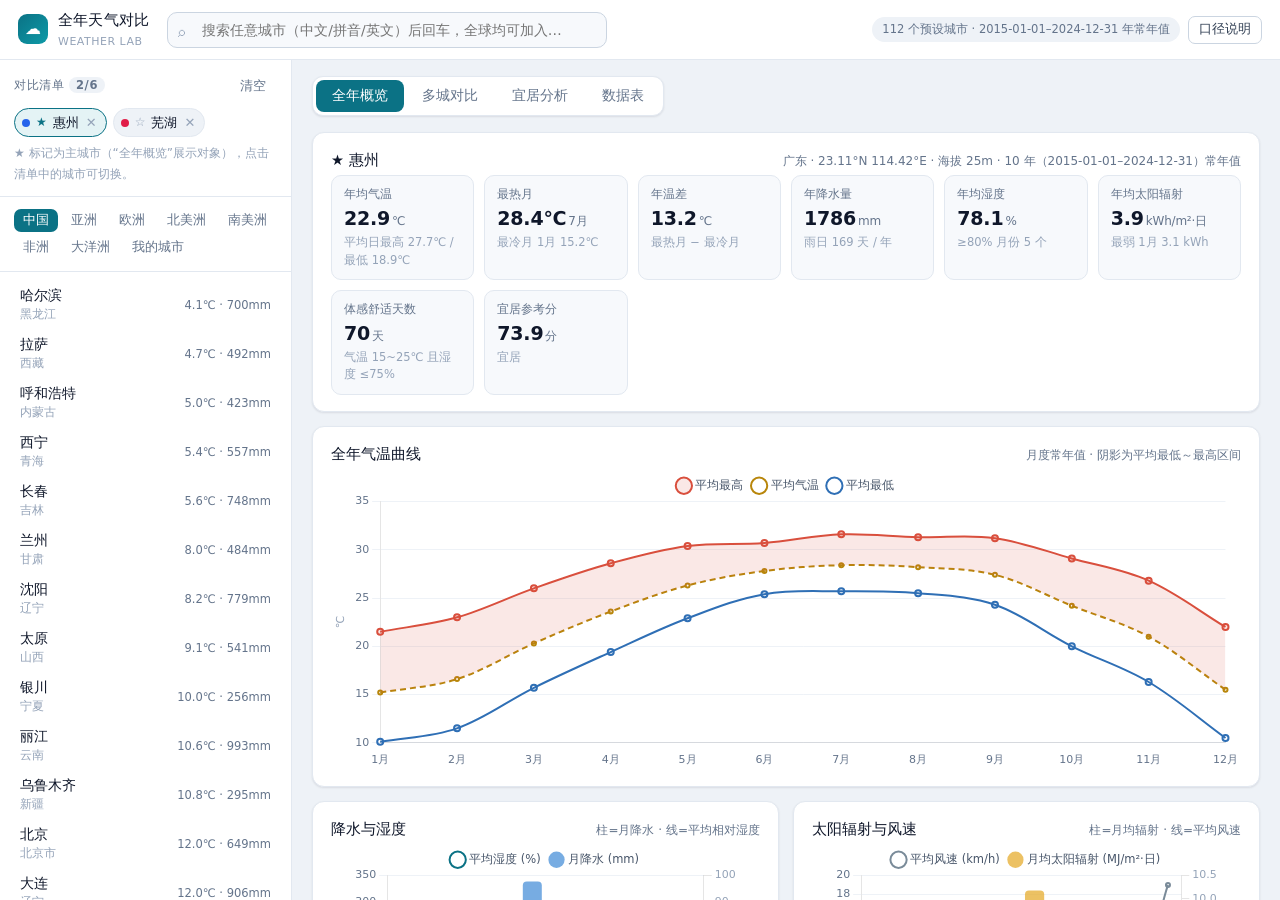
<file: index.html>
<!DOCTYPE html>
<html lang="zh-CN">
<head>
<meta charset="UTF-8">
<meta name="viewport" content="width=device-width, initial-scale=1">
<title>全年天气对比 · Weather Lab</title>
<link rel="stylesheet" href="styles.css">
</head>
<body>

<header class="topbar">
  <div class="brand">
    <div class="brand-mark">☁</div>
    <div>
      <div class="brand-title">全年天气对比</div>
      <div class="brand-sub">Weather Lab</div>
    </div>
  </div>

  <div class="search-wrap">
    <span class="search-icon">⌕</span>
    <input id="search" class="search-input" type="text" autocomplete="off"
           placeholder="搜索任意城市（中文/拼音/英文）后回车，全球均可加入…">
    <button id="searchClear" class="search-clear">✕</button>
    <div id="searchResults" class="search-results"></div>
  </div>

  <div class="topbar-meta">
    <span class="pill" id="dataPill">数据加载中…</span>
    <button class="btn btn-sm" id="btnHelp">口径说明</button>
  </div>
</header>

<div class="layout">
  <!-- ================= 侧栏 ================= -->
  <aside class="sidebar">
    <div class="side-block">
      <div class="side-title">
        <span>对比清单 <span id="selCount" class="pill" style="padding:1px 7px">0/6</span></span>
        <button class="btn btn-sm btn-ghost" id="btnClearSel">清空</button>
      </div>
      <div class="chips" id="chips"><span class="chips-empty">从下方城市库中选择，或搜索任意城市</span></div>
      <div class="footer-note" id="primaryHint" style="display:none">
        ★ 标记为主城市（“全年概览”展示对象），点击清单中的城市可切换。
      </div>
    </div>

    <div class="side-block">
      <div class="region-tabs" id="regionTabs"></div>
    </div>

    <div class="city-scroll" id="cityList"></div>
  </aside>

  <!-- ================= 主内容 ================= -->
  <main class="main">
    <nav class="tabs" id="tabs">
      <button data-tab="overview" class="active">全年概览</button>
      <button data-tab="compare">多城对比</button>
      <button data-tab="live">宜居分析</button>
      <button data-tab="table">数据表</button>
    </nav>

    <!-- 全年概览 -->
    <section class="panel active" id="panel-overview">
      <div id="ovEmpty" class="empty">
        <b>还没有选择城市</b>请在左侧城市库中点击城市（可多选），或直接搜索任意城市加入对比。
      </div>
      <div id="ovBody" style="display:none">
        <div class="card">
          <div class="card-head">
            <div class="card-title" id="ovTitle">—</div>
            <div class="card-note" id="ovSub"></div>
          </div>
          <div class="metrics" id="ovMetrics"></div>
        </div>

        <div class="card">
          <div class="card-head">
            <div class="card-title">全年气温曲线</div>
            <div class="card-note">月度常年值 · 阴影为平均最低～最高区间</div>
          </div>
          <div class="chart-wrap h300"><canvas id="chartTemp"></canvas></div>
        </div>

        <div class="grid-2">
          <div class="card">
            <div class="card-head">
              <div class="card-title">降水与湿度</div>
              <div class="card-note">柱=月降水 · 线=平均相对湿度</div>
            </div>
            <div class="chart-wrap h260"><canvas id="chartRain"></canvas></div>
          </div>
          <div class="card">
            <div class="card-head">
              <div class="card-title">太阳辐射与风速</div>
              <div class="card-note">柱=月均辐射 · 线=平均风速</div>
            </div>
            <div class="chart-wrap h260"><canvas id="chartSun"></canvas></div>
          </div>
        </div>

        <div class="card">
          <div class="card-head">
            <div class="card-title">体感舒适度日历</div>
            <div class="card-note">综合气温与湿度 · 每格显示当月体感等级</div>
          </div>
          <div class="card-desc" id="ovStripDesc"></div>
          <div class="strip" id="ovStrip"></div>
          <div class="legend-row">
            <span><i style="background:#0f7b6c"></i>舒适 20~25℃</span>
            <span><i style="background:#3f9d8f"></i>较舒适 15~20℃</span>
            <span><i style="background:#c9a227"></i>偏热 25~28℃</span>
            <span><i style="background:#c2691a"></i>炎热 28~32℃</span>
            <span><i style="background:#a33b2f"></i>酷热 ≥32℃</span>
            <span><i style="background:#6b8fa8"></i>偏凉 8~15℃</span>
            <span><i style="background:#4f6f92"></i>寒冷 0~8℃</span>
            <span><i style="background:#3b5a86"></i>严寒 &lt;0℃</span>
          </div>
        </div>

        <div class="card">
          <div class="card-head"><div class="card-title">极端天气与出行风险</div>
            <div class="card-note">常年统计 · 见「口径说明」</div></div>
          <div class="metrics" id="ovRisk"></div>
        </div>
      </div>
    </section>

    <!-- 多城对比 -->
    <section class="panel" id="panel-compare">
      <div id="cmpEmpty" class="empty"><b>对比需要至少 2 个城市</b>在左侧再选一个城市即可开始对比。</div>
      <div id="cmpBody" style="display:none">
        <div class="card">
          <div class="card-head"><div class="card-title">全年气温对比</div>
            <div class="card-note">月平均气温 · 虚线为各城市平均最高/最低</div></div>
          <div class="chart-wrap h300"><canvas id="chartCmpTemp"></canvas></div>
        </div>
        <div class="grid-2">
          <div class="card">
            <div class="card-head"><div class="card-title">月降水量对比</div><div class="card-note">mm/月</div></div>
            <div class="chart-wrap h260"><canvas id="chartCmpRain"></canvas></div>
          </div>
          <div class="card">
            <div class="card-head"><div class="card-title">月平均湿度对比</div><div class="card-note">%</div></div>
            <div class="chart-wrap h260"><canvas id="chartCmpRh"></canvas></div>
          </div>
        </div>
        <div class="card">
          <div class="card-head"><div class="card-title">年度指标对比</div>
            <div class="card-note" id="cmpBaseNote"></div></div>
          <div class="table-wrap" id="cmpTable"></div>
          <div class="footer-note">
            差值列以主城市（★）为基准：<span style="color:#b42318">红色</span>表示该项数值更高，
            <span style="color:#067647">绿色</span>表示更低；「宜居度」与「越优」列则已按“好坏方向”着色。
          </div>
        </div>
        <div class="card">
          <div class="card-head"><div class="card-title">月度差值表</div>
            <div class="card-note" id="cmpDiffNote"></div></div>
          <div class="table-wrap" id="cmpMonthTable"></div>
        </div>
      </div>
    </section>

    <!-- 宜居分析 -->
    <section class="panel" id="panel-live">
      <div id="livEmpty" class="empty"><b>先选择城市</b>选择后会给出宜居参考分、分项得分与居住建议。</div>
      <div id="livBody" style="display:none">
        <div class="card">
          <div class="card-head"><div class="card-title">偏好权重</div>
            <div class="card-note">拖动以调整评分口径，结果实时更新</div></div>
          <div class="pref-row" id="prefs"></div>
        </div>
        <div id="livCards"></div>
        <div class="card">
          <div class="card-head"><div class="card-title">气候相似城市</div>
            <div class="card-note">基于 12 个月气温/湿度/降水向量计算</div></div>
          <div id="livSimilar"></div>
        </div>
      </div>
    </section>

    <!-- 数据表 -->
    <section class="panel" id="panel-table">
      <div id="tbEmpty" class="empty"><b>暂无数据</b>请先选择城市。</div>
      <div id="tbBody" style="display:none">
        <div class="card">
          <div class="card-head">
            <div class="card-title">月度气候明细</div>
            <button class="btn btn-sm" id="btnCsv">导出 CSV</button>
          </div>
          <div class="card-desc" id="tbDesc"></div>
          <div class="table-wrap" id="tbTable"></div>
        </div>
      </div>
    </section>

    <div class="footer-note" id="footerNote"></div>
  </main>
</div>

<div class="toast" id="toast"></div>
<div class="loading-mask" id="loading">
  <div>
    <div class="spinner"></div>
    <div class="loading-text" id="loadingText">正在获取气候数据…</div>
  </div>
</div>

<script src="vendor/chart.umd.min.js"></script>
<script src="data/climate-data.js"></script>
<script src="app.js"></script>
</body>
</html>
</file>
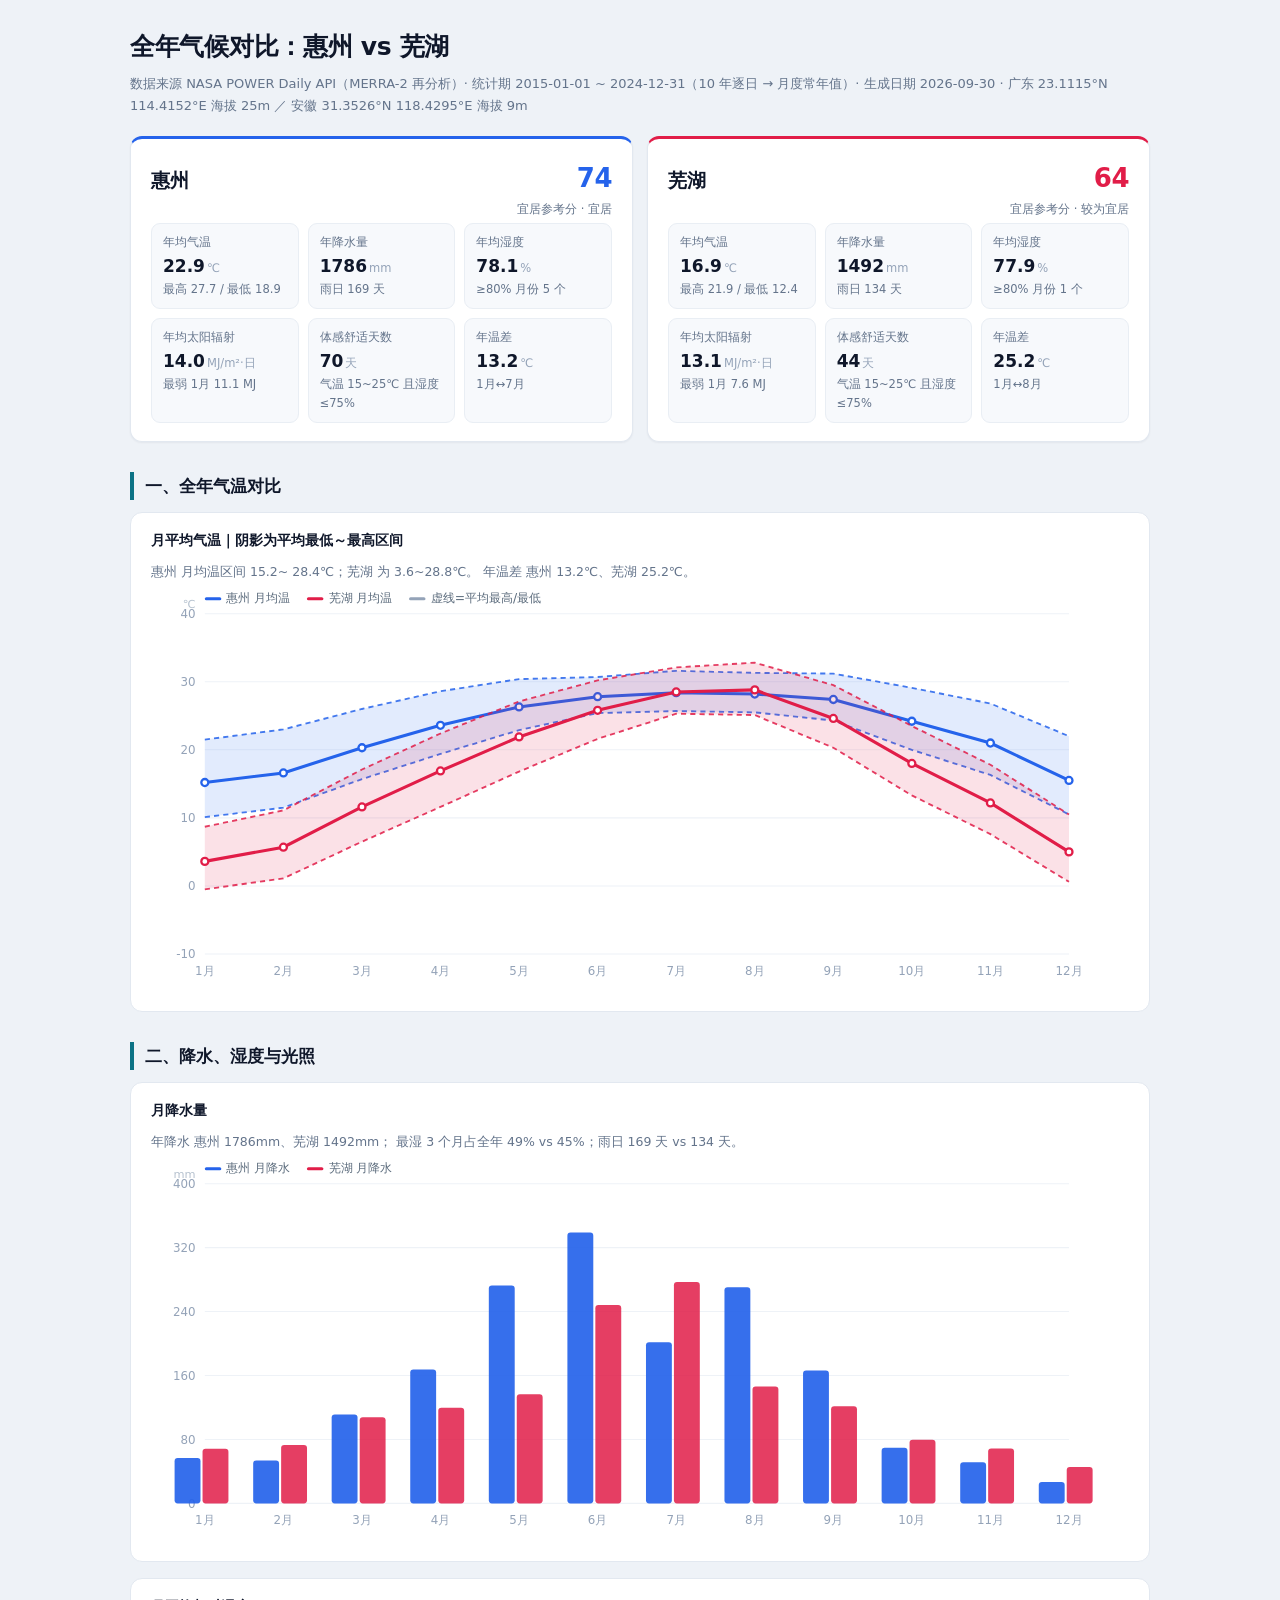
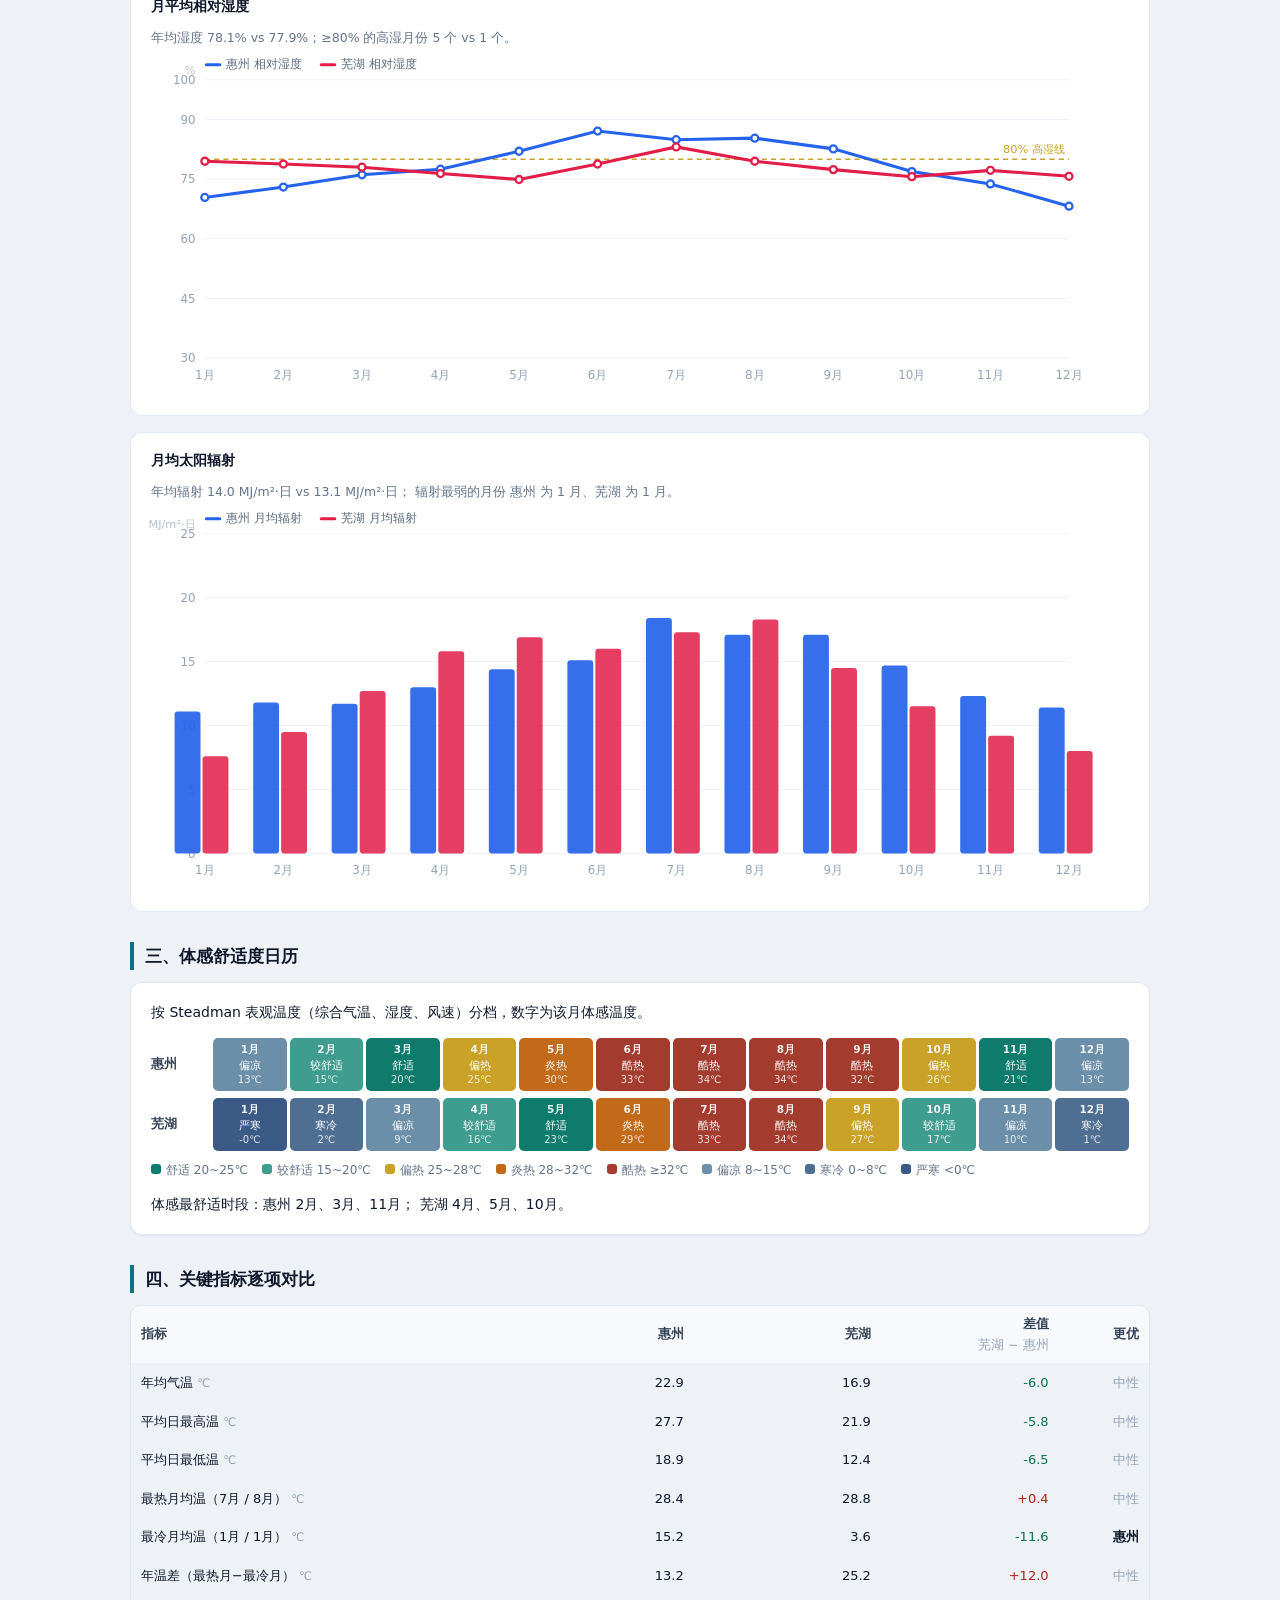
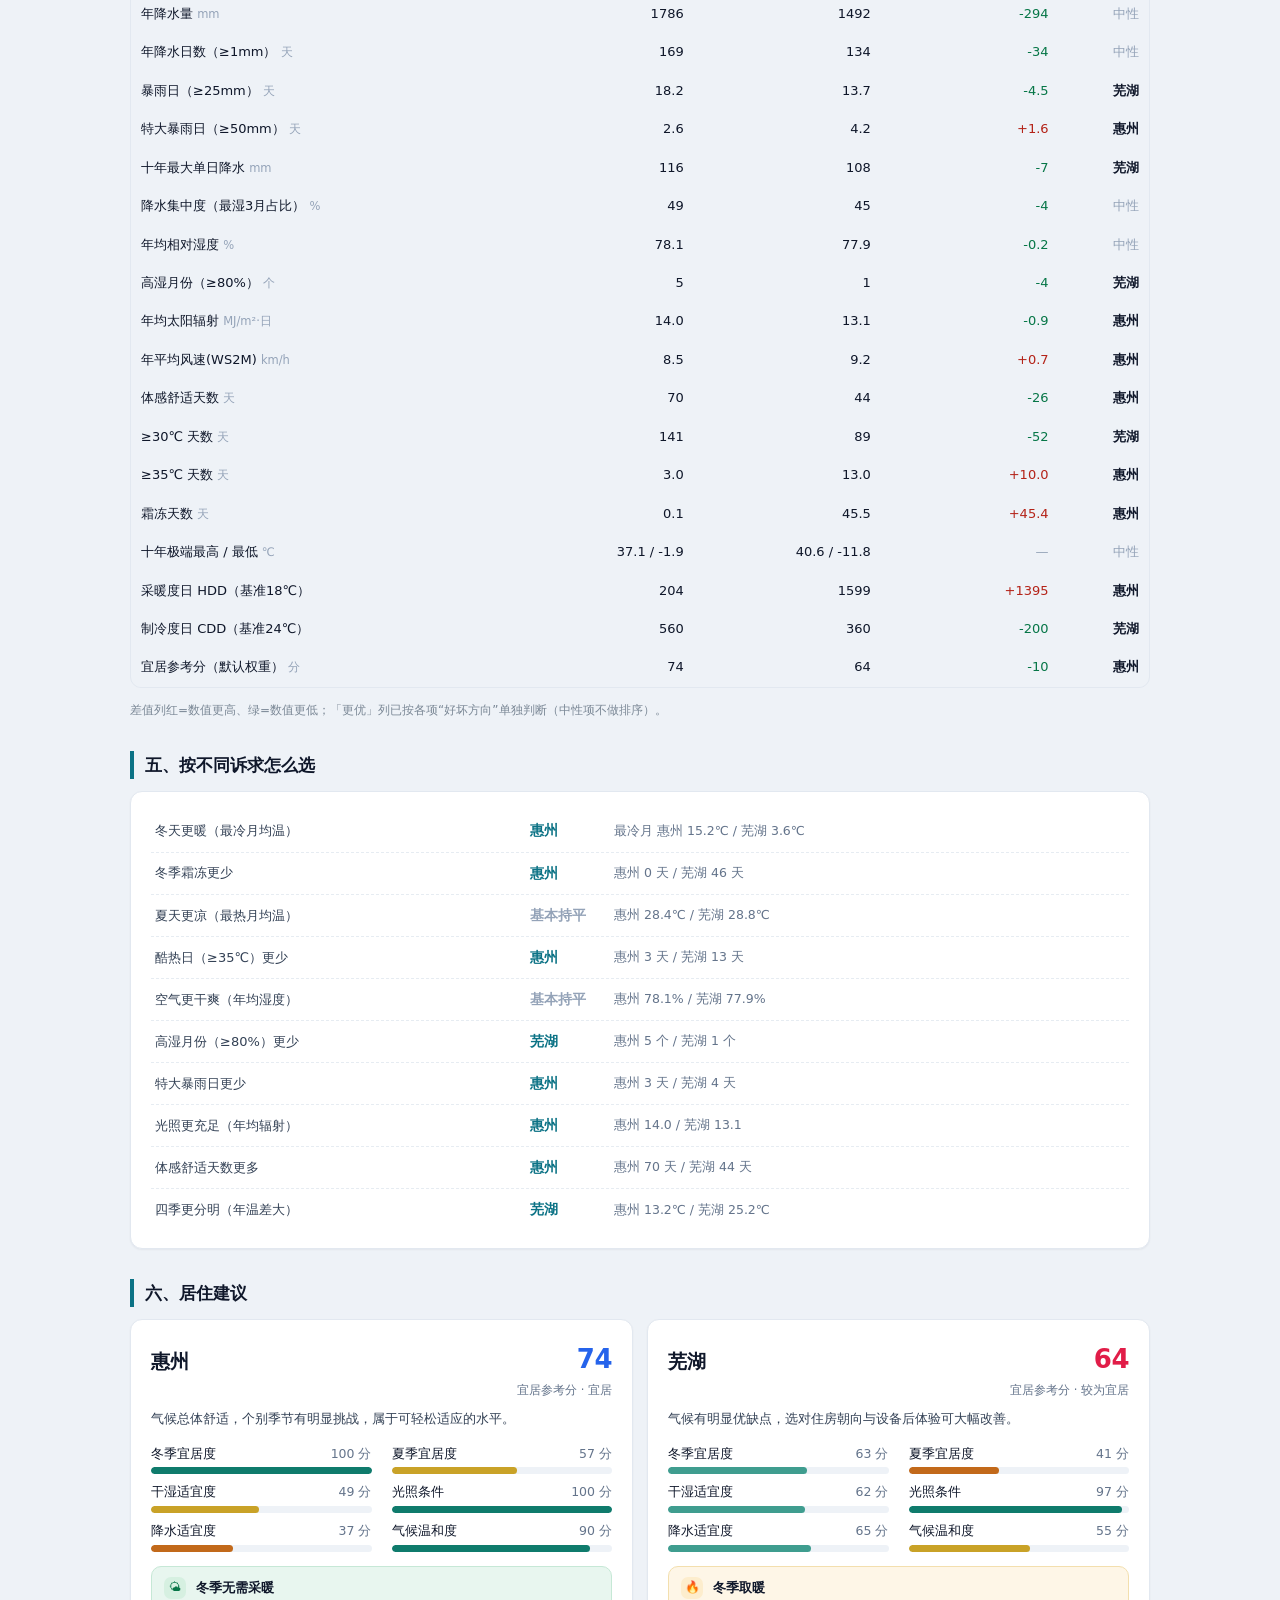
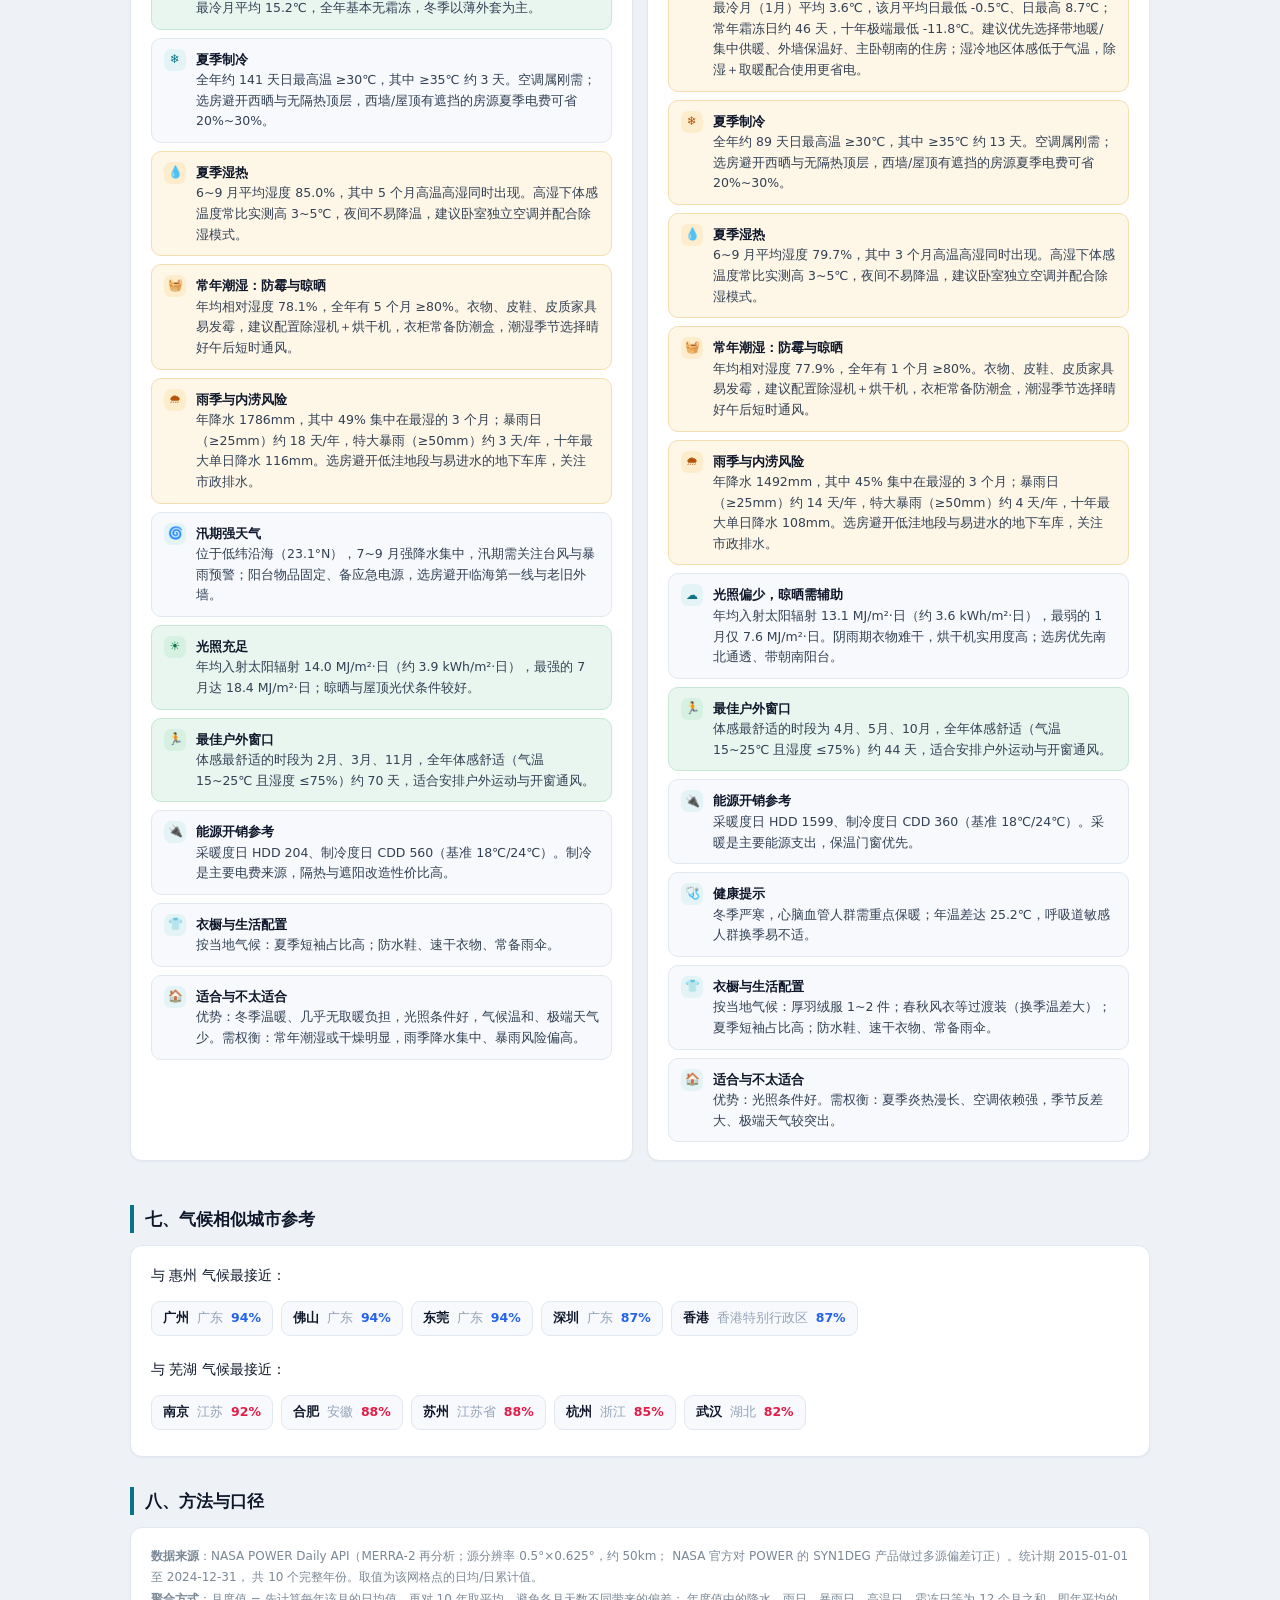
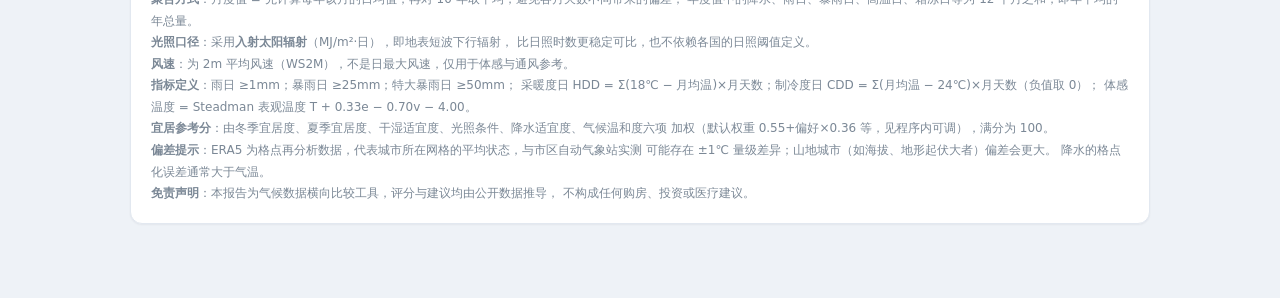
<file: 全年气候对比_惠州_vs_芜湖.html>
<!DOCTYPE html>
<html lang="zh-CN"><head><meta charset="UTF-8">
<meta name="viewport" content="width=device-width,initial-scale=1">
<title>全年气候对比 · 惠州 vs 芜湖</title>
<style>
    *{box-sizing:border-box}
    body{margin:0;background:#eef2f7;color:#0f172a;font:14px/1.65 "Segoe UI","PingFang SC","Microsoft YaHei",system-ui,sans-serif}
    .wrap{max-width:1060px;margin:0 auto;padding:26px 20px 60px}
    h1{font-size:25px;margin:0 0 6px;letter-spacing:-.3px}
    h2{font-size:17px;margin:30px 0 12px;padding-left:11px;border-left:4px solid #0b7285}
    .sub{color:#64748b;font-size:13px;margin-bottom:20px}
    .card{background:#fff;border:1px solid #e2e8f0;border-radius:12px;padding:18px 20px;margin-bottom:14px;
          box-shadow:0 1px 2px rgba(15,23,42,.05)}
    .hero{display:grid;grid-template-columns:1fr 1fr;gap:14px}
    .hero .card{margin:0;border-top:3px solid var(--c)}
    .cc-head{display:flex;align-items:baseline;justify-content:space-between;gap:10px}
    .cc-name{font-size:19px;font-weight:650}
    .cc-score{text-align:right}
    .cc-score b{font-size:26px;letter-spacing:-.5px}
    .cc-score span{display:block;font-size:11.5px;color:#64748b}
    .verdict{margin:8px 0 14px;font-size:13px;color:#334155}
    .metrics{display:grid;grid-template-columns:repeat(auto-fill,minmax(120px,1fr));gap:9px;margin-top:4px}
    .metric{background:#f7f9fc;border:1px solid #e9eef4;border-radius:9px;padding:9px 11px}
    .metric .l{font-size:11.5px;color:#64748b}
    .metric .v{font-size:17px;font-weight:650;font-variant-numeric:tabular-nums}
    .metric .v small{font-size:11.5px;font-weight:500;color:#94a3b8;margin-left:2px}
    .dims{display:grid;grid-template-columns:repeat(auto-fit,minmax(190px,1fr));gap:8px 20px;margin:12px 0 4px}
    .dt{display:flex;justify-content:space-between;font-size:12.5px;margin-bottom:3px}
    .dt span:last-child{color:#64748b}
    .db{height:7px;background:#eef2f7;border-radius:4px;overflow:hidden}
    .db i{display:block;height:100%;border-radius:4px}
    .adv-list{display:flex;flex-direction:column;gap:8px;margin-top:14px}
    .adv{display:flex;gap:10px;padding:10px 12px;border-radius:10px;border:1px solid #e2e8f0;background:#f7f9fc}
    .adv .ico{flex:0 0 auto;width:22px;height:22px;border-radius:7px;display:grid;place-items:center;
              background:#e4f3f5;font-size:12px}
    .adv .t{font-weight:600;font-size:13px}
    .adv .x{font-size:12.5px;color:#334155}
    .adv.lv-warn{background:#fef6e7;border-color:#f3dfae}.adv.lv-warn .ico{background:#fdedcd;color:#b45309}
    .adv.lv-good{background:#e8f6ef;border-color:#c6e8d6}.adv.lv-good .ico{background:#d6f0e1;color:#067647}
    .adv.lv-info .ico{background:#e4f3f5;color:#0b7285}
    .chart{background:#fff;border:1px solid #e2e8f0;border-radius:12px;padding:16px 14px 8px;margin-bottom:16px}
    .chart h3{margin:0 0 10px 6px;font-size:14px;font-weight:650}
    .chart p.desc{margin:0 0 8px 6px;font-size:12.5px;color:#64748b}
    table{border-collapse:collapse;width:100%;font-size:13px}
    th,td{padding:8px 10px;border-bottom:1px solid #eef2f7;text-align:right;font-variant-numeric:tabular-nums}
    th{background:#f7f9fc;font-size:12.5px;color:#334155;font-weight:600;white-space:nowrap}
    td.lbl{text-align:left}
    td .unit{color:#94a3b8;font-size:11.5px}
    .tbl{border:1px solid #e2e8f0;border-radius:11px;overflow:hidden}
    td.pos{color:#b42318}td.neg{color:#067647}
    .muted{color:#94a3b8}
    .strip-row{display:flex;align-items:center;gap:10px;margin-bottom:7px}
    .strip-name{flex:0 0 52px;font-size:12.5px;color:#334155;font-weight:600}
    .strip{display:grid;grid-template-columns:repeat(12,1fr);gap:3px;flex:1}
    .sc{border-radius:5px;padding:5px 2px;text-align:center;color:#fff;line-height:1.25}
    .sc b{display:block;font-size:10.5px;opacity:.92}
    .sc span{font-size:11px}
    .sc em{display:block;font-size:10px;font-style:normal;opacity:.85}
    .legend{display:flex;flex-wrap:wrap;gap:14px;margin-top:10px;font-size:12px;color:#64748b}
    .legend i{width:10px;height:10px;border-radius:3px;display:inline-block;margin-right:5px}
    ul.picks{list-style:none;padding:0;margin:0}
    ul.picks li{display:grid;grid-template-columns:minmax(180px,1fr) 74px 1.4fr;gap:10px;
                align-items:center;padding:9px 4px;border-bottom:1px dashed #e6ecf2}
    ul.picks li:last-child{border-bottom:none}
    .pk{font-size:13px;color:#334155}
    .pw{font-weight:700;color:#0b7285}
    .pw.tie{color:#94a3b8;font-weight:600}
    .pd{font-size:12.5px;color:#64748b}
    .sim{display:inline-flex;align-items:center;gap:8px;padding:6px 11px;border:1px solid #e2e8f0;
         border-radius:9px;background:#f7f9fc;font-size:12.5px;margin:0 8px 8px 0}
    .sim .m{color:#94a3b8}
    .sim .p{font-weight:600}
    .note{font-size:12px;color:#7b8896;line-height:1.8}
    .two{display:grid;grid-template-columns:1fr 1fr;gap:14px}
    @media (max-width:860px){.two,.hero{grid-template-columns:1fr}}
    @media print{body{background:#fff}.wrap{max-width:none;padding:0}
      .card,.chart{box-shadow:none;break-inside:avoid}}
    </style></head><body><div class="wrap">

<h1>全年气候对比：惠州 vs 芜湖</h1>
<div class="sub">
  数据来源 NASA POWER Daily API（MERRA-2 再分析）·
  统计期 2015-01-01 ~ 2024-12-31（10 年逐日 → 月度常年值）·
  生成日期 2026-09-30 ·
  广东 23.1115°N 114.4152°E 海拔 25m ／
  安徽 31.3526°N 118.4295°E 海拔 9m
</div>

<div class="hero">
  <div class="card city-card" style="--c:#2563eb">
    <div class="cc-head"><div class="cc-name">惠州</div>
      <div class="cc-score"><b style="color:#2563eb">74</b>
      <span>宜居参考分 · 宜居</span></div></div>
    <div class="metrics"><div class="metric"><div class="l">年均气温</div><div class="v">22.9<small>℃</small></div><div class="l">最高 27.7 / 最低 18.9</div></div><div class="metric"><div class="l">年降水量</div><div class="v">1786<small>mm</small></div><div class="l">雨日 169 天</div></div><div class="metric"><div class="l">年均湿度</div><div class="v">78.1<small>%</small></div><div class="l">≥80% 月份 5 个</div></div><div class="metric"><div class="l">年均太阳辐射</div><div class="v">14.0<small>MJ/m²·日</small></div><div class="l">最弱 1月 11.1 MJ</div></div><div class="metric"><div class="l">体感舒适天数</div><div class="v">70<small>天</small></div><div class="l">气温 15~25℃ 且湿度 ≤75%</div></div><div class="metric"><div class="l">年温差</div><div class="v">13.2<small>℃</small></div><div class="l">1月↔7月</div></div></div>
  </div>
  <div class="card city-card" style="--c:#e11d48">
    <div class="cc-head"><div class="cc-name">芜湖</div>
      <div class="cc-score"><b style="color:#e11d48">64</b>
      <span>宜居参考分 · 较为宜居</span></div></div>
    <div class="metrics"><div class="metric"><div class="l">年均气温</div><div class="v">16.9<small>℃</small></div><div class="l">最高 21.9 / 最低 12.4</div></div><div class="metric"><div class="l">年降水量</div><div class="v">1492<small>mm</small></div><div class="l">雨日 134 天</div></div><div class="metric"><div class="l">年均湿度</div><div class="v">77.9<small>%</small></div><div class="l">≥80% 月份 1 个</div></div><div class="metric"><div class="l">年均太阳辐射</div><div class="v">13.1<small>MJ/m²·日</small></div><div class="l">最弱 1月 7.6 MJ</div></div><div class="metric"><div class="l">体感舒适天数</div><div class="v">44<small>天</small></div><div class="l">气温 15~25℃ 且湿度 ≤75%</div></div><div class="metric"><div class="l">年温差</div><div class="v">25.2<small>℃</small></div><div class="l">1月↔8月</div></div></div>
  </div>
</div>

<h2>一、全年气温对比</h2>
<div class="chart"><h3>月平均气温｜阴影为平均最低～最高区间</h3>
<p class="desc">惠州 月均温区间 15.2~
28.4℃；芜湖 为
3.6~28.8℃。
年温差 惠州 13.2℃、芜湖 25.2℃。</p>
<svg viewBox="0 0 960 400" width="100%" style="display:block" xmlns="http://www.w3.org/2000/svg"><line x1="58" y1="352.0" x2="896" y2="352.0" stroke="#eef2f7" stroke-width="1"/><text x="49" y="356.0" text-anchor="end" font-size="11.5" fill="#94a3b8">-10</text><line x1="58" y1="286.0" x2="896" y2="286.0" stroke="#eef2f7" stroke-width="1"/><text x="49" y="290.0" text-anchor="end" font-size="11.5" fill="#94a3b8">0</text><line x1="58" y1="220.0" x2="896" y2="220.0" stroke="#eef2f7" stroke-width="1"/><text x="49" y="224.0" text-anchor="end" font-size="11.5" fill="#94a3b8">10</text><line x1="58" y1="154.0" x2="896" y2="154.0" stroke="#eef2f7" stroke-width="1"/><text x="49" y="158.0" text-anchor="end" font-size="11.5" fill="#94a3b8">20</text><line x1="58" y1="88.0" x2="896" y2="88.0" stroke="#eef2f7" stroke-width="1"/><text x="49" y="92.0" text-anchor="end" font-size="11.5" fill="#94a3b8">30</text><line x1="58" y1="22.0" x2="896" y2="22.0" stroke="#eef2f7" stroke-width="1"/><text x="49" y="26.0" text-anchor="end" font-size="11.5" fill="#94a3b8">40</text><text x="49" y="16" text-anchor="end" font-size="11" fill="#b6c2cf">℃</text><text x="58.0" y="372" text-anchor="middle" font-size="11.5" fill="#94a3b8">1月</text><text x="134.2" y="372" text-anchor="middle" font-size="11.5" fill="#94a3b8">2月</text><text x="210.4" y="372" text-anchor="middle" font-size="11.5" fill="#94a3b8">3月</text><text x="286.5" y="372" text-anchor="middle" font-size="11.5" fill="#94a3b8">4月</text><text x="362.7" y="372" text-anchor="middle" font-size="11.5" fill="#94a3b8">5月</text><text x="438.9" y="372" text-anchor="middle" font-size="11.5" fill="#94a3b8">6月</text><text x="515.1" y="372" text-anchor="middle" font-size="11.5" fill="#94a3b8">7月</text><text x="591.3" y="372" text-anchor="middle" font-size="11.5" fill="#94a3b8">8月</text><text x="667.5" y="372" text-anchor="middle" font-size="11.5" fill="#94a3b8">9月</text><text x="743.6" y="372" text-anchor="middle" font-size="11.5" fill="#94a3b8">10月</text><text x="819.8" y="372" text-anchor="middle" font-size="11.5" fill="#94a3b8">11月</text><text x="896.0" y="372" text-anchor="middle" font-size="11.5" fill="#94a3b8">12月</text><path d="M58.0,144.1 L134.2,134.2 L210.4,114.4 L286.5,97.2 L362.7,85.4 L438.9,83.4 L515.1,77.4 L591.3,79.4 L667.5,80.1 L743.6,93.9 L819.8,109.1 L896.0,140.8 L896.0,216.7,819.8,178.4,743.6,154.0,667.5,125.6,591.3,117.7,515.1,116.4,438.9,118.4,362.7,134.9,286.5,158.0,210.4,182.4,134.2,210.1,58.0,219.3 Z" fill="#2563eb" opacity=".13"/><path d="M58.0,144.1 L134.2,134.2 L210.4,114.4 L286.5,97.2 L362.7,85.4 L438.9,83.4 L515.1,77.4 L591.3,79.4 L667.5,80.1 L743.6,93.9 L819.8,109.1 L896.0,140.8" fill="none" stroke="#2563eb" stroke-width="1.8" stroke-dasharray="5 4" opacity=".85"/><path d="M58.0,219.3 L134.2,210.1 L210.4,182.4 L286.5,158.0 L362.7,134.9 L438.9,118.4 L515.1,116.4 L591.3,117.7 L667.5,125.6 L743.6,154.0 L819.8,178.4 L896.0,216.7" fill="none" stroke="#2563eb" stroke-width="1.8" stroke-dasharray="5 4" opacity=".85"/><path d="M58.0,185.7 L134.2,176.4 L210.4,152.0 L286.5,130.2 L362.7,112.4 L438.9,102.5 L515.1,98.6 L591.3,99.9 L667.5,105.2 L743.6,126.3 L819.8,147.4 L896.0,183.7" fill="none" stroke="#2563eb" stroke-width="3"/><circle cx="58.0" cy="185.7" r="3.4" fill="#fff" stroke="#2563eb" stroke-width="2.2"><title>惠州 1月 月均温 15.2℃</title></circle><circle cx="134.2" cy="176.4" r="3.4" fill="#fff" stroke="#2563eb" stroke-width="2.2"><title>惠州 2月 月均温 16.6℃</title></circle><circle cx="210.4" cy="152.0" r="3.4" fill="#fff" stroke="#2563eb" stroke-width="2.2"><title>惠州 3月 月均温 20.3℃</title></circle><circle cx="286.5" cy="130.2" r="3.4" fill="#fff" stroke="#2563eb" stroke-width="2.2"><title>惠州 4月 月均温 23.6℃</title></circle><circle cx="362.7" cy="112.4" r="3.4" fill="#fff" stroke="#2563eb" stroke-width="2.2"><title>惠州 5月 月均温 26.3℃</title></circle><circle cx="438.9" cy="102.5" r="3.4" fill="#fff" stroke="#2563eb" stroke-width="2.2"><title>惠州 6月 月均温 27.8℃</title></circle><circle cx="515.1" cy="98.6" r="3.4" fill="#fff" stroke="#2563eb" stroke-width="2.2"><title>惠州 7月 月均温 28.4℃</title></circle><circle cx="591.3" cy="99.9" r="3.4" fill="#fff" stroke="#2563eb" stroke-width="2.2"><title>惠州 8月 月均温 28.2℃</title></circle><circle cx="667.5" cy="105.2" r="3.4" fill="#fff" stroke="#2563eb" stroke-width="2.2"><title>惠州 9月 月均温 27.4℃</title></circle><circle cx="743.6" cy="126.3" r="3.4" fill="#fff" stroke="#2563eb" stroke-width="2.2"><title>惠州 10月 月均温 24.2℃</title></circle><circle cx="819.8" cy="147.4" r="3.4" fill="#fff" stroke="#2563eb" stroke-width="2.2"><title>惠州 11月 月均温 21.0℃</title></circle><circle cx="896.0" cy="183.7" r="3.4" fill="#fff" stroke="#2563eb" stroke-width="2.2"><title>惠州 12月 月均温 15.5℃</title></circle><path d="M58.0,228.6 L134.2,212.7 L210.4,173.1 L286.5,138.2 L362.7,107.1 L438.9,86.7 L515.1,74.1 L591.3,69.5 L667.5,91.3 L743.6,130.9 L819.8,168.5 L896.0,216.7 L896.0,282.0,819.8,235.8,743.6,198.2,667.5,152.0,591.3,120.3,515.1,119.0,438.9,143.4,362.7,175.1,286.5,209.4,210.4,243.1,134.2,278.7,58.0,289.3 Z" fill="#e11d48" opacity=".13"/><path d="M58.0,228.6 L134.2,212.7 L210.4,173.1 L286.5,138.2 L362.7,107.1 L438.9,86.7 L515.1,74.1 L591.3,69.5 L667.5,91.3 L743.6,130.9 L819.8,168.5 L896.0,216.7" fill="none" stroke="#e11d48" stroke-width="1.8" stroke-dasharray="5 4" opacity=".85"/><path d="M58.0,289.3 L134.2,278.7 L210.4,243.1 L286.5,209.4 L362.7,175.1 L438.9,143.4 L515.1,119.0 L591.3,120.3 L667.5,152.0 L743.6,198.2 L819.8,235.8 L896.0,282.0" fill="none" stroke="#e11d48" stroke-width="1.8" stroke-dasharray="5 4" opacity=".85"/><path d="M58.0,262.2 L134.2,248.4 L210.4,209.4 L286.5,174.5 L362.7,141.5 L438.9,115.7 L515.1,97.9 L591.3,95.9 L667.5,123.6 L743.6,167.2 L819.8,205.5 L896.0,253.0" fill="none" stroke="#e11d48" stroke-width="3"/><circle cx="58.0" cy="262.2" r="3.4" fill="#fff" stroke="#e11d48" stroke-width="2.2"><title>芜湖 1月 月均温 3.6℃</title></circle><circle cx="134.2" cy="248.4" r="3.4" fill="#fff" stroke="#e11d48" stroke-width="2.2"><title>芜湖 2月 月均温 5.7℃</title></circle><circle cx="210.4" cy="209.4" r="3.4" fill="#fff" stroke="#e11d48" stroke-width="2.2"><title>芜湖 3月 月均温 11.6℃</title></circle><circle cx="286.5" cy="174.5" r="3.4" fill="#fff" stroke="#e11d48" stroke-width="2.2"><title>芜湖 4月 月均温 16.9℃</title></circle><circle cx="362.7" cy="141.5" r="3.4" fill="#fff" stroke="#e11d48" stroke-width="2.2"><title>芜湖 5月 月均温 21.9℃</title></circle><circle cx="438.9" cy="115.7" r="3.4" fill="#fff" stroke="#e11d48" stroke-width="2.2"><title>芜湖 6月 月均温 25.8℃</title></circle><circle cx="515.1" cy="97.9" r="3.4" fill="#fff" stroke="#e11d48" stroke-width="2.2"><title>芜湖 7月 月均温 28.5℃</title></circle><circle cx="591.3" cy="95.9" r="3.4" fill="#fff" stroke="#e11d48" stroke-width="2.2"><title>芜湖 8月 月均温 28.8℃</title></circle><circle cx="667.5" cy="123.6" r="3.4" fill="#fff" stroke="#e11d48" stroke-width="2.2"><title>芜湖 9月 月均温 24.6℃</title></circle><circle cx="743.6" cy="167.2" r="3.4" fill="#fff" stroke="#e11d48" stroke-width="2.2"><title>芜湖 10月 月均温 18.0℃</title></circle><circle cx="819.8" cy="205.5" r="3.4" fill="#fff" stroke="#e11d48" stroke-width="2.2"><title>芜湖 11月 月均温 12.2℃</title></circle><circle cx="896.0" cy="253.0" r="3.4" fill="#fff" stroke="#e11d48" stroke-width="2.2"><title>芜湖 12月 月均温 5.0℃</title></circle><rect x="58" y="6" width="16" height="3" rx="1.5" fill="#2563eb"/><text x="79" y="11" font-size="12" fill="#5b6b7c">惠州 月均温</text><rect x="157.0" y="6" width="16" height="3" rx="1.5" fill="#e11d48"/><text x="178.0" y="11" font-size="12" fill="#5b6b7c">芜湖 月均温</text><rect x="256.0" y="6" width="16" height="3" rx="1.5" fill="#94a3b8" stroke-dasharray="4 3"/><text x="277.0" y="11" font-size="12" fill="#5b6b7c">虚线=平均最高/最低</text></svg></div>

<h2>二、降水、湿度与光照</h2>
<div class="chart"><h3>月降水量</h3>
<p class="desc">年降水 惠州 1786mm、芜湖 1492mm；
最湿 3 个月占全年 49% vs 45%；雨日 169 天 vs 134 天。</p>
<svg viewBox="0 0 960 380" width="100%" style="display:block" xmlns="http://www.w3.org/2000/svg"><line x1="58" y1="332.0" x2="896" y2="332.0" stroke="#eef2f7" stroke-width="1"/><text x="49" y="336.0" text-anchor="end" font-size="11.5" fill="#94a3b8">0</text><line x1="58" y1="270.0" x2="896" y2="270.0" stroke="#eef2f7" stroke-width="1"/><text x="49" y="274.0" text-anchor="end" font-size="11.5" fill="#94a3b8">80</text><line x1="58" y1="208.0" x2="896" y2="208.0" stroke="#eef2f7" stroke-width="1"/><text x="49" y="212.0" text-anchor="end" font-size="11.5" fill="#94a3b8">160</text><line x1="58" y1="146.0" x2="896" y2="146.0" stroke="#eef2f7" stroke-width="1"/><text x="49" y="150.0" text-anchor="end" font-size="11.5" fill="#94a3b8">240</text><line x1="58" y1="84.0" x2="896" y2="84.0" stroke="#eef2f7" stroke-width="1"/><text x="49" y="88.0" text-anchor="end" font-size="11.5" fill="#94a3b8">320</text><line x1="58" y1="22.0" x2="896" y2="22.0" stroke="#eef2f7" stroke-width="1"/><text x="49" y="26.0" text-anchor="end" font-size="11.5" fill="#94a3b8">400</text><text x="49" y="16" text-anchor="end" font-size="11" fill="#b6c2cf">mm</text><text x="58.0" y="352" text-anchor="middle" font-size="11.5" fill="#94a3b8">1月</text><text x="134.2" y="352" text-anchor="middle" font-size="11.5" fill="#94a3b8">2月</text><text x="210.4" y="352" text-anchor="middle" font-size="11.5" fill="#94a3b8">3月</text><text x="286.5" y="352" text-anchor="middle" font-size="11.5" fill="#94a3b8">4月</text><text x="362.7" y="352" text-anchor="middle" font-size="11.5" fill="#94a3b8">5月</text><text x="438.9" y="352" text-anchor="middle" font-size="11.5" fill="#94a3b8">6月</text><text x="515.1" y="352" text-anchor="middle" font-size="11.5" fill="#94a3b8">7月</text><text x="591.3" y="352" text-anchor="middle" font-size="11.5" fill="#94a3b8">8月</text><text x="667.5" y="352" text-anchor="middle" font-size="11.5" fill="#94a3b8">9月</text><text x="743.6" y="352" text-anchor="middle" font-size="11.5" fill="#94a3b8">10月</text><text x="819.8" y="352" text-anchor="middle" font-size="11.5" fill="#94a3b8">11月</text><text x="896.0" y="352" text-anchor="middle" font-size="11.5" fill="#94a3b8">12月</text><rect x="28.7" y="288.1" width="25.1" height="43.9" rx="3" fill="#2563eb" opacity="0.92"><title>惠州 1月 56.6mm</title></rect><rect x="104.9" y="290.5" width="25.1" height="41.5" rx="3" fill="#2563eb" opacity="0.92"><title>惠州 2月 53.5mm</title></rect><rect x="181.0" y="245.8" width="25.1" height="86.2" rx="3" fill="#2563eb" opacity="0.92"><title>惠州 3月 111.2mm</title></rect><rect x="257.2" y="202.2" width="25.1" height="129.8" rx="3" fill="#2563eb" opacity="0.92"><title>惠州 4月 167.5mm</title></rect><rect x="333.4" y="120.7" width="25.1" height="211.3" rx="3" fill="#2563eb" opacity="0.92"><title>惠州 5月 272.6mm</title></rect><rect x="409.6" y="69.4" width="25.1" height="262.6" rx="3" fill="#2563eb" opacity="0.92"><title>惠州 6月 338.9mm</title></rect><rect x="485.8" y="175.7" width="25.1" height="156.3" rx="3" fill="#2563eb" opacity="0.92"><title>惠州 7月 201.7mm</title></rect><rect x="561.9" y="122.5" width="25.1" height="209.5" rx="3" fill="#2563eb" opacity="0.92"><title>惠州 8月 270.3mm</title></rect><rect x="638.1" y="203.2" width="25.1" height="128.8" rx="3" fill="#2563eb" opacity="0.92"><title>惠州 9月 166.2mm</title></rect><rect x="714.3" y="278.1" width="25.1" height="53.9" rx="3" fill="#2563eb" opacity="0.92"><title>惠州 10月 69.6mm</title></rect><rect x="790.5" y="292.2" width="25.1" height="39.8" rx="3" fill="#2563eb" opacity="0.92"><title>惠州 11月 51.3mm</title></rect><rect x="866.7" y="311.3" width="25.1" height="20.7" rx="3" fill="#2563eb" opacity="0.92"><title>惠州 12月 26.7mm</title></rect><rect x="55.8" y="279.0" width="25.1" height="53.0" rx="3" fill="#e11d48" opacity="0.85"><title>芜湖 1月 68.4mm</title></rect><rect x="132.0" y="275.3" width="25.1" height="56.7" rx="3" fill="#e11d48" opacity="0.85"><title>芜湖 2月 73.1mm</title></rect><rect x="208.2" y="248.5" width="25.1" height="83.5" rx="3" fill="#e11d48" opacity="0.85"><title>芜湖 3月 107.7mm</title></rect><rect x="284.4" y="239.2" width="25.1" height="92.8" rx="3" fill="#e11d48" opacity="0.85"><title>芜湖 4月 119.8mm</title></rect><rect x="360.5" y="226.3" width="25.1" height="105.7" rx="3" fill="#e11d48" opacity="0.85"><title>芜湖 5月 136.4mm</title></rect><rect x="436.7" y="139.7" width="25.1" height="192.3" rx="3" fill="#e11d48" opacity="0.85"><title>芜湖 6月 248.1mm</title></rect><rect x="512.9" y="117.4" width="25.1" height="214.6" rx="3" fill="#e11d48" opacity="0.85"><title>芜湖 7月 276.9mm</title></rect><rect x="589.1" y="218.7" width="25.1" height="113.3" rx="3" fill="#e11d48" opacity="0.85"><title>芜湖 8月 146.2mm</title></rect><rect x="665.3" y="237.7" width="25.1" height="94.3" rx="3" fill="#e11d48" opacity="0.85"><title>芜湖 9月 121.7mm</title></rect><rect x="741.4" y="270.2" width="25.1" height="61.8" rx="3" fill="#e11d48" opacity="0.85"><title>芜湖 10月 79.7mm</title></rect><rect x="817.6" y="278.7" width="25.1" height="53.3" rx="3" fill="#e11d48" opacity="0.85"><title>芜湖 11月 68.8mm</title></rect><rect x="893.8" y="296.7" width="25.1" height="35.3" rx="3" fill="#e11d48" opacity="0.85"><title>芜湖 12月 45.5mm</title></rect><rect x="58" y="6" width="16" height="3" rx="1.5" fill="#2563eb"/><text x="79" y="11" font-size="12" fill="#5b6b7c">惠州 月降水</text><rect x="157.0" y="6" width="16" height="3" rx="1.5" fill="#e11d48"/><text x="178.0" y="11" font-size="12" fill="#5b6b7c">芜湖 月降水</text></svg></div>
<div class="chart"><h3>月平均相对湿度</h3>
<p class="desc">年均湿度 78.1% vs 77.9%；≥80% 的高湿月份
5 个 vs 1 个。</p>
<svg viewBox="0 0 960 340" width="100%" style="display:block" xmlns="http://www.w3.org/2000/svg"><line x1="58" y1="292.0" x2="896" y2="292.0" stroke="#eef2f7" stroke-width="1"/><text x="49" y="296.0" text-anchor="end" font-size="11.5" fill="#94a3b8">30</text><line x1="58" y1="234.1" x2="896" y2="234.1" stroke="#eef2f7" stroke-width="1"/><text x="49" y="238.1" text-anchor="end" font-size="11.5" fill="#94a3b8">45</text><line x1="58" y1="176.3" x2="896" y2="176.3" stroke="#eef2f7" stroke-width="1"/><text x="49" y="180.3" text-anchor="end" font-size="11.5" fill="#94a3b8">60</text><line x1="58" y1="118.4" x2="896" y2="118.4" stroke="#eef2f7" stroke-width="1"/><text x="49" y="122.4" text-anchor="end" font-size="11.5" fill="#94a3b8">75</text><line x1="58" y1="60.6" x2="896" y2="60.6" stroke="#eef2f7" stroke-width="1"/><text x="49" y="64.6" text-anchor="end" font-size="11.5" fill="#94a3b8">90</text><line x1="58" y1="22.0" x2="896" y2="22.0" stroke="#eef2f7" stroke-width="1"/><text x="49" y="26.0" text-anchor="end" font-size="11.5" fill="#94a3b8">100</text><text x="49" y="16" text-anchor="end" font-size="11" fill="#b6c2cf">%</text><text x="58.0" y="312" text-anchor="middle" font-size="11.5" fill="#94a3b8">1月</text><text x="134.2" y="312" text-anchor="middle" font-size="11.5" fill="#94a3b8">2月</text><text x="210.4" y="312" text-anchor="middle" font-size="11.5" fill="#94a3b8">3月</text><text x="286.5" y="312" text-anchor="middle" font-size="11.5" fill="#94a3b8">4月</text><text x="362.7" y="312" text-anchor="middle" font-size="11.5" fill="#94a3b8">5月</text><text x="438.9" y="312" text-anchor="middle" font-size="11.5" fill="#94a3b8">6月</text><text x="515.1" y="312" text-anchor="middle" font-size="11.5" fill="#94a3b8">7月</text><text x="591.3" y="312" text-anchor="middle" font-size="11.5" fill="#94a3b8">8月</text><text x="667.5" y="312" text-anchor="middle" font-size="11.5" fill="#94a3b8">9月</text><text x="743.6" y="312" text-anchor="middle" font-size="11.5" fill="#94a3b8">10月</text><text x="819.8" y="312" text-anchor="middle" font-size="11.5" fill="#94a3b8">11月</text><text x="896.0" y="312" text-anchor="middle" font-size="11.5" fill="#94a3b8">12月</text><line x1="58" y1="99.1" x2="896" y2="99.1" stroke="#c9a227" stroke-width="1.4" stroke-dasharray="5 4"/><text x="892" y="93.1" text-anchor="end" font-size="11" fill="#c9a227">80% 高湿线</text><path d="M58.0,136.2 L134.2,126.1 L210.4,114.2 L286.5,108.8 L362.7,91.4 L438.9,71.8 L515.1,80.2 L591.3,78.7 L667.5,89.1 L743.6,111.1 L819.8,123.1 L896.0,144.7" fill="none" stroke="#2563eb" stroke-width="3"/><circle cx="58.0" cy="136.2" r="3.4" fill="#fff" stroke="#2563eb" stroke-width="2.2"><title>惠州 1月 湿度 70.4%</title></circle><circle cx="134.2" cy="126.1" r="3.4" fill="#fff" stroke="#2563eb" stroke-width="2.2"><title>惠州 2月 湿度 73.0%</title></circle><circle cx="210.4" cy="114.2" r="3.4" fill="#fff" stroke="#2563eb" stroke-width="2.2"><title>惠州 3月 湿度 76.1%</title></circle><circle cx="286.5" cy="108.8" r="3.4" fill="#fff" stroke="#2563eb" stroke-width="2.2"><title>惠州 4月 湿度 77.5%</title></circle><circle cx="362.7" cy="91.4" r="3.4" fill="#fff" stroke="#2563eb" stroke-width="2.2"><title>惠州 5月 湿度 82.0%</title></circle><circle cx="438.9" cy="71.8" r="3.4" fill="#fff" stroke="#2563eb" stroke-width="2.2"><title>惠州 6月 湿度 87.1%</title></circle><circle cx="515.1" cy="80.2" r="3.4" fill="#fff" stroke="#2563eb" stroke-width="2.2"><title>惠州 7月 湿度 84.9%</title></circle><circle cx="591.3" cy="78.7" r="3.4" fill="#fff" stroke="#2563eb" stroke-width="2.2"><title>惠州 8月 湿度 85.3%</title></circle><circle cx="667.5" cy="89.1" r="3.4" fill="#fff" stroke="#2563eb" stroke-width="2.2"><title>惠州 9月 湿度 82.6%</title></circle><circle cx="743.6" cy="111.1" r="3.4" fill="#fff" stroke="#2563eb" stroke-width="2.2"><title>惠州 10月 湿度 76.9%</title></circle><circle cx="819.8" cy="123.1" r="3.4" fill="#fff" stroke="#2563eb" stroke-width="2.2"><title>惠州 11月 湿度 73.8%</title></circle><circle cx="896.0" cy="144.7" r="3.4" fill="#fff" stroke="#2563eb" stroke-width="2.2"><title>惠州 12月 湿度 68.2%</title></circle><path d="M58.0,101.1 L134.2,103.8 L210.4,106.9 L286.5,113.0 L362.7,118.8 L438.9,103.8 L515.1,87.2 L591.3,101.1 L667.5,109.2 L743.6,116.1 L819.8,109.9 L896.0,115.7" fill="none" stroke="#e11d48" stroke-width="3"/><circle cx="58.0" cy="101.1" r="3.4" fill="#fff" stroke="#e11d48" stroke-width="2.2"><title>芜湖 1月 湿度 79.5%</title></circle><circle cx="134.2" cy="103.8" r="3.4" fill="#fff" stroke="#e11d48" stroke-width="2.2"><title>芜湖 2月 湿度 78.8%</title></circle><circle cx="210.4" cy="106.9" r="3.4" fill="#fff" stroke="#e11d48" stroke-width="2.2"><title>芜湖 3月 湿度 78.0%</title></circle><circle cx="286.5" cy="113.0" r="3.4" fill="#fff" stroke="#e11d48" stroke-width="2.2"><title>芜湖 4月 湿度 76.4%</title></circle><circle cx="362.7" cy="118.8" r="3.4" fill="#fff" stroke="#e11d48" stroke-width="2.2"><title>芜湖 5月 湿度 74.9%</title></circle><circle cx="438.9" cy="103.8" r="3.4" fill="#fff" stroke="#e11d48" stroke-width="2.2"><title>芜湖 6月 湿度 78.8%</title></circle><circle cx="515.1" cy="87.2" r="3.4" fill="#fff" stroke="#e11d48" stroke-width="2.2"><title>芜湖 7月 湿度 83.1%</title></circle><circle cx="591.3" cy="101.1" r="3.4" fill="#fff" stroke="#e11d48" stroke-width="2.2"><title>芜湖 8月 湿度 79.5%</title></circle><circle cx="667.5" cy="109.2" r="3.4" fill="#fff" stroke="#e11d48" stroke-width="2.2"><title>芜湖 9月 湿度 77.4%</title></circle><circle cx="743.6" cy="116.1" r="3.4" fill="#fff" stroke="#e11d48" stroke-width="2.2"><title>芜湖 10月 湿度 75.6%</title></circle><circle cx="819.8" cy="109.9" r="3.4" fill="#fff" stroke="#e11d48" stroke-width="2.2"><title>芜湖 11月 湿度 77.2%</title></circle><circle cx="896.0" cy="115.7" r="3.4" fill="#fff" stroke="#e11d48" stroke-width="2.2"><title>芜湖 12月 湿度 75.7%</title></circle><rect x="58" y="6" width="16" height="3" rx="1.5" fill="#2563eb"/><text x="79" y="11" font-size="12" fill="#5b6b7c">惠州 相对湿度</text><rect x="169.5" y="6" width="16" height="3" rx="1.5" fill="#e11d48"/><text x="190.5" y="11" font-size="12" fill="#5b6b7c">芜湖 相对湿度</text></svg></div>
<div class="chart"><h3>月均太阳辐射</h3>
<p class="desc">年均辐射 14.0 MJ/m²·日 vs 13.1 MJ/m²·日；
辐射最弱的月份 惠州 为 1 月、芜湖 为 1 月。</p>
<svg viewBox="0 0 960 380" width="100%" style="display:block" xmlns="http://www.w3.org/2000/svg"><line x1="58" y1="332.0" x2="896" y2="332.0" stroke="#eef2f7" stroke-width="1"/><text x="49" y="336.0" text-anchor="end" font-size="11.5" fill="#94a3b8">0</text><line x1="58" y1="270.0" x2="896" y2="270.0" stroke="#eef2f7" stroke-width="1"/><text x="49" y="274.0" text-anchor="end" font-size="11.5" fill="#94a3b8">5</text><line x1="58" y1="208.0" x2="896" y2="208.0" stroke="#eef2f7" stroke-width="1"/><text x="49" y="212.0" text-anchor="end" font-size="11.5" fill="#94a3b8">10</text><line x1="58" y1="146.0" x2="896" y2="146.0" stroke="#eef2f7" stroke-width="1"/><text x="49" y="150.0" text-anchor="end" font-size="11.5" fill="#94a3b8">15</text><line x1="58" y1="84.0" x2="896" y2="84.0" stroke="#eef2f7" stroke-width="1"/><text x="49" y="88.0" text-anchor="end" font-size="11.5" fill="#94a3b8">20</text><line x1="58" y1="22.0" x2="896" y2="22.0" stroke="#eef2f7" stroke-width="1"/><text x="49" y="26.0" text-anchor="end" font-size="11.5" fill="#94a3b8">25</text><text x="49" y="16" text-anchor="end" font-size="11" fill="#b6c2cf"> MJ/m²·日</text><text x="58.0" y="352" text-anchor="middle" font-size="11.5" fill="#94a3b8">1月</text><text x="134.2" y="352" text-anchor="middle" font-size="11.5" fill="#94a3b8">2月</text><text x="210.4" y="352" text-anchor="middle" font-size="11.5" fill="#94a3b8">3月</text><text x="286.5" y="352" text-anchor="middle" font-size="11.5" fill="#94a3b8">4月</text><text x="362.7" y="352" text-anchor="middle" font-size="11.5" fill="#94a3b8">5月</text><text x="438.9" y="352" text-anchor="middle" font-size="11.5" fill="#94a3b8">6月</text><text x="515.1" y="352" text-anchor="middle" font-size="11.5" fill="#94a3b8">7月</text><text x="591.3" y="352" text-anchor="middle" font-size="11.5" fill="#94a3b8">8月</text><text x="667.5" y="352" text-anchor="middle" font-size="11.5" fill="#94a3b8">9月</text><text x="743.6" y="352" text-anchor="middle" font-size="11.5" fill="#94a3b8">10月</text><text x="819.8" y="352" text-anchor="middle" font-size="11.5" fill="#94a3b8">11月</text><text x="896.0" y="352" text-anchor="middle" font-size="11.5" fill="#94a3b8">12月</text><rect x="28.7" y="194.4" width="25.1" height="137.6" rx="3" fill="#2563eb" opacity="0.92"><title>惠州 1月 11.1 MJ/m²·日</title></rect><rect x="104.9" y="185.7" width="25.1" height="146.3" rx="3" fill="#2563eb" opacity="0.92"><title>惠州 2月 11.8 MJ/m²·日</title></rect><rect x="181.0" y="186.9" width="25.1" height="145.1" rx="3" fill="#2563eb" opacity="0.92"><title>惠州 3月 11.7 MJ/m²·日</title></rect><rect x="257.2" y="170.8" width="25.1" height="161.2" rx="3" fill="#2563eb" opacity="0.92"><title>惠州 4月 13.0 MJ/m²·日</title></rect><rect x="333.4" y="153.4" width="25.1" height="178.6" rx="3" fill="#2563eb" opacity="0.92"><title>惠州 5月 14.4 MJ/m²·日</title></rect><rect x="409.6" y="144.8" width="25.1" height="187.2" rx="3" fill="#2563eb" opacity="0.92"><title>惠州 6月 15.1 MJ/m²·日</title></rect><rect x="485.8" y="103.8" width="25.1" height="228.2" rx="3" fill="#2563eb" opacity="0.92"><title>惠州 7月 18.4 MJ/m²·日</title></rect><rect x="561.9" y="120.0" width="25.1" height="212.0" rx="3" fill="#2563eb" opacity="0.92"><title>惠州 8月 17.1 MJ/m²·日</title></rect><rect x="638.1" y="120.0" width="25.1" height="212.0" rx="3" fill="#2563eb" opacity="0.92"><title>惠州 9月 17.1 MJ/m²·日</title></rect><rect x="714.3" y="149.7" width="25.1" height="182.3" rx="3" fill="#2563eb" opacity="0.92"><title>惠州 10月 14.7 MJ/m²·日</title></rect><rect x="790.5" y="179.5" width="25.1" height="152.5" rx="3" fill="#2563eb" opacity="0.92"><title>惠州 11月 12.3 MJ/m²·日</title></rect><rect x="866.7" y="190.6" width="25.1" height="141.4" rx="3" fill="#2563eb" opacity="0.92"><title>惠州 12月 11.4 MJ/m²·日</title></rect><rect x="55.8" y="237.8" width="25.1" height="94.2" rx="3" fill="#e11d48" opacity="0.85"><title>芜湖 1月 7.6 MJ/m²·日</title></rect><rect x="132.0" y="214.2" width="25.1" height="117.8" rx="3" fill="#e11d48" opacity="0.85"><title>芜湖 2月 9.5 MJ/m²·日</title></rect><rect x="208.2" y="174.5" width="25.1" height="157.5" rx="3" fill="#e11d48" opacity="0.85"><title>芜湖 3月 12.7 MJ/m²·日</title></rect><rect x="284.4" y="136.1" width="25.1" height="195.9" rx="3" fill="#e11d48" opacity="0.85"><title>芜湖 4月 15.8 MJ/m²·日</title></rect><rect x="360.5" y="122.4" width="25.1" height="209.6" rx="3" fill="#e11d48" opacity="0.85"><title>芜湖 5月 16.9 MJ/m²·日</title></rect><rect x="436.7" y="133.6" width="25.1" height="198.4" rx="3" fill="#e11d48" opacity="0.85"><title>芜湖 6月 16.0 MJ/m²·日</title></rect><rect x="512.9" y="117.5" width="25.1" height="214.5" rx="3" fill="#e11d48" opacity="0.85"><title>芜湖 7月 17.3 MJ/m²·日</title></rect><rect x="589.1" y="105.1" width="25.1" height="226.9" rx="3" fill="#e11d48" opacity="0.85"><title>芜湖 8月 18.3 MJ/m²·日</title></rect><rect x="665.3" y="152.2" width="25.1" height="179.8" rx="3" fill="#e11d48" opacity="0.85"><title>芜湖 9月 14.5 MJ/m²·日</title></rect><rect x="741.4" y="189.4" width="25.1" height="142.6" rx="3" fill="#e11d48" opacity="0.85"><title>芜湖 10月 11.5 MJ/m²·日</title></rect><rect x="817.6" y="217.9" width="25.1" height="114.1" rx="3" fill="#e11d48" opacity="0.85"><title>芜湖 11月 9.2 MJ/m²·日</title></rect><rect x="893.8" y="232.8" width="25.1" height="99.2" rx="3" fill="#e11d48" opacity="0.85"><title>芜湖 12月 8.0 MJ/m²·日</title></rect><rect x="58" y="6" width="16" height="3" rx="1.5" fill="#2563eb"/><text x="79" y="11" font-size="12" fill="#5b6b7c">惠州 月均辐射</text><rect x="169.5" y="6" width="16" height="3" rx="1.5" fill="#e11d48"/><text x="190.5" y="11" font-size="12" fill="#5b6b7c">芜湖 月均辐射</text></svg></div>

<h2>三、体感舒适度日历</h2>
<div class="card">
  <p class="desc" style="margin-top:0">按 Steadman 表观温度（综合气温、湿度、风速）分档，数字为该月体感温度。</p>
  <div class="strip-row"><span class="strip-name">惠州</span><div class="strip"><div class="sc" style="background:#6b8fa8" title="1月 月均温 15.2℃／湿度 70%／体感 13.4℃"><b>1月</b><span>偏凉</span><em>13℃</em></div><div class="sc" style="background:#3f9d8f" title="2月 月均温 16.6℃／湿度 73%／体感 15.3℃"><b>2月</b><span>较舒适</span><em>15℃</em></div><div class="sc" style="background:#0f7b6c" title="3月 月均温 20.3℃／湿度 76%／体感 20.5℃"><b>3月</b><span>舒适</span><em>20℃</em></div><div class="sc" style="background:#c9a227" title="4月 月均温 23.6℃／湿度 78%／体感 25.3℃"><b>4月</b><span>偏热</span><em>25℃</em></div><div class="sc" style="background:#c2691a" title="5月 月均温 26.3℃／湿度 82%／体感 29.9℃"><b>5月</b><span>炎热</span><em>30℃</em></div><div class="sc" style="background:#a33b2f" title="6月 月均温 27.8℃／湿度 87%／体感 32.9℃"><b>6月</b><span>酷热</span><em>33℃</em></div><div class="sc" style="background:#a33b2f" title="7月 月均温 28.4℃／湿度 85%／体感 33.7℃"><b>7月</b><span>酷热</span><em>34℃</em></div><div class="sc" style="background:#a33b2f" title="8月 月均温 28.2℃／湿度 85%／体感 33.6℃"><b>8月</b><span>酷热</span><em>34℃</em></div><div class="sc" style="background:#a33b2f" title="9月 月均温 27.4℃／湿度 83%／体感 32.0℃"><b>9月</b><span>酷热</span><em>32℃</em></div><div class="sc" style="background:#c9a227" title="10月 月均温 24.2℃／湿度 77%／体感 26.1℃"><b>10月</b><span>偏热</span><em>26℃</em></div><div class="sc" style="background:#0f7b6c" title="11月 月均温 21.0℃／湿度 74%／体感 21.4℃"><b>11月</b><span>舒适</span><em>21℃</em></div><div class="sc" style="background:#6b8fa8" title="12月 月均温 15.5℃／湿度 68%／体感 13.5℃"><b>12月</b><span>偏凉</span><em>13℃</em></div></div></div>
  <div class="strip-row"><span class="strip-name">芜湖</span><div class="strip"><div class="sc" style="background:#3b5a86" title="1月 月均温 3.6℃／湿度 80%／体感 -0.2℃"><b>1月</b><span>严寒</span><em>-0℃</em></div><div class="sc" style="background:#4f6f92" title="2月 月均温 5.7℃／湿度 79%／体感 2.2℃"><b>2月</b><span>寒冷</span><em>2℃</em></div><div class="sc" style="background:#6b8fa8" title="3月 月均温 11.6℃／湿度 78%／体感 9.2℃"><b>3月</b><span>偏凉</span><em>9℃</em></div><div class="sc" style="background:#3f9d8f" title="4月 月均温 16.9℃／湿度 76%／体感 15.8℃"><b>4月</b><span>较舒适</span><em>16℃</em></div><div class="sc" style="background:#0f7b6c" title="5月 月均温 21.9℃／湿度 75%／体感 22.6℃"><b>5月</b><span>舒适</span><em>23℃</em></div><div class="sc" style="background:#c2691a" title="6月 月均温 25.8℃／湿度 79%／体感 28.7℃"><b>6月</b><span>炎热</span><em>29℃</em></div><div class="sc" style="background:#a33b2f" title="7月 月均温 28.5℃／湿度 83%／体感 33.3℃"><b>7月</b><span>酷热</span><em>33℃</em></div><div class="sc" style="background:#a33b2f" title="8月 月均温 28.8℃／湿度 80%／体感 33.5℃"><b>8月</b><span>酷热</span><em>34℃</em></div><div class="sc" style="background:#c9a227" title="9月 月均温 24.6℃／湿度 77%／体感 26.8℃"><b>9月</b><span>偏热</span><em>27℃</em></div><div class="sc" style="background:#3f9d8f" title="10月 月均温 18.0℃／湿度 76%／体感 17.4℃"><b>10月</b><span>较舒适</span><em>17℃</em></div><div class="sc" style="background:#6b8fa8" title="11月 月均温 12.2℃／湿度 77%／体感 10.0℃"><b>11月</b><span>偏凉</span><em>10℃</em></div><div class="sc" style="background:#4f6f92" title="12月 月均温 5.0℃／湿度 76%／体感 1.5℃"><b>12月</b><span>寒冷</span><em>1℃</em></div></div></div>
  <div class="legend">
    <span><i style="background:#0f7b6c"></i>舒适 20~25℃</span>
    <span><i style="background:#3f9d8f"></i>较舒适 15~20℃</span>
    <span><i style="background:#c9a227"></i>偏热 25~28℃</span>
    <span><i style="background:#c2691a"></i>炎热 28~32℃</span>
    <span><i style="background:#a33b2f"></i>酷热 ≥32℃</span>
    <span><i style="background:#6b8fa8"></i>偏凉 8~15℃</span>
    <span><i style="background:#4f6f92"></i>寒冷 0~8℃</span>
    <span><i style="background:#3b5a86"></i>严寒 &lt;0℃</span>
  </div>
  <p class="desc" style="margin:12px 0 0">
    体感最舒适时段：惠州 2月、3月、11月；
    芜湖 4月、5月、10月。
  </p>
</div>

<h2>四、关键指标逐项对比</h2>
<div class="tbl"><table>
<thead><tr><th style="text-align:left">指标</th><th>惠州</th><th>芜湖</th>
<th>差值<br><span style="font-weight:400;color:#94a3b8">芜湖 − 惠州</span></th>
<th>更优</th></tr></thead>
<tbody><tr><td class="lbl">年均气温 <span class="unit">℃</span></td><td>22.9</td><td>16.9</td><td class="neg">-6.0</td><td><span class="muted">中性</span></td></tr><tr><td class="lbl">平均日最高温 <span class="unit">℃</span></td><td>27.7</td><td>21.9</td><td class="neg">-5.8</td><td><span class="muted">中性</span></td></tr><tr><td class="lbl">平均日最低温 <span class="unit">℃</span></td><td>18.9</td><td>12.4</td><td class="neg">-6.5</td><td><span class="muted">中性</span></td></tr><tr><td class="lbl">最热月均温（7月 / 8月） <span class="unit">℃</span></td><td>28.4</td><td>28.8</td><td class="pos">+0.4</td><td><span class="muted">中性</span></td></tr><tr><td class="lbl">最冷月均温（1月 / 1月） <span class="unit">℃</span></td><td>15.2</td><td>3.6</td><td class="neg">-11.6</td><td><b>惠州</b></td></tr><tr><td class="lbl">年温差（最热月−最冷月） <span class="unit">℃</span></td><td>13.2</td><td>25.2</td><td class="pos">+12.0</td><td><span class="muted">中性</span></td></tr><tr><td class="lbl">年降水量 <span class="unit">mm</span></td><td>1786</td><td>1492</td><td class="neg">-294</td><td><span class="muted">中性</span></td></tr><tr><td class="lbl">年降水日数（≥1mm） <span class="unit">天</span></td><td>169</td><td>134</td><td class="neg">-34</td><td><span class="muted">中性</span></td></tr><tr><td class="lbl">暴雨日（≥25mm） <span class="unit">天</span></td><td>18.2</td><td>13.7</td><td class="neg">-4.5</td><td><b>芜湖</b></td></tr><tr><td class="lbl">特大暴雨日（≥50mm） <span class="unit">天</span></td><td>2.6</td><td>4.2</td><td class="pos">+1.6</td><td><b>惠州</b></td></tr><tr><td class="lbl">十年最大单日降水 <span class="unit">mm</span></td><td>116</td><td>108</td><td class="neg">-7</td><td><b>芜湖</b></td></tr><tr><td class="lbl">降水集中度（最湿3月占比） <span class="unit">%</span></td><td>49</td><td>45</td><td class="neg">-4</td><td><span class="muted">中性</span></td></tr><tr><td class="lbl">年均相对湿度 <span class="unit">%</span></td><td>78.1</td><td>77.9</td><td class="neg">-0.2</td><td><span class="muted">中性</span></td></tr><tr><td class="lbl">高湿月份（≥80%） <span class="unit">个</span></td><td>5</td><td>1</td><td class="neg">-4</td><td><b>芜湖</b></td></tr><tr><td class="lbl">年均太阳辐射 <span class="unit">MJ/m²·日</span></td><td>14.0</td><td>13.1</td><td class="neg">-0.9</td><td><b>惠州</b></td></tr><tr><td class="lbl">年平均风速(WS2M) <span class="unit">km/h</span></td><td>8.5</td><td>9.2</td><td class="pos">+0.7</td><td><b>惠州</b></td></tr><tr><td class="lbl">体感舒适天数 <span class="unit">天</span></td><td>70</td><td>44</td><td class="neg">-26</td><td><b>惠州</b></td></tr><tr><td class="lbl">≥30℃ 天数 <span class="unit">天</span></td><td>141</td><td>89</td><td class="neg">-52</td><td><b>芜湖</b></td></tr><tr><td class="lbl">≥35℃ 天数 <span class="unit">天</span></td><td>3.0</td><td>13.0</td><td class="pos">+10.0</td><td><b>惠州</b></td></tr><tr><td class="lbl">霜冻天数 <span class="unit">天</span></td><td>0.1</td><td>45.5</td><td class="pos">+45.4</td><td><b>惠州</b></td></tr><tr><td class="lbl">十年极端最高 / 最低 <span class="unit">℃</span></td><td>37.1 / -1.9</td><td>40.6 / -11.8</td><td class="muted">—</td><td><span class="muted">中性</span></td></tr><tr><td class="lbl">采暖度日 HDD（基准18℃）</td><td>204</td><td>1599</td><td class="pos">+1395</td><td><b>惠州</b></td></tr><tr><td class="lbl">制冷度日 CDD（基准24℃）</td><td>560</td><td>360</td><td class="neg">-200</td><td><b>芜湖</b></td></tr><tr><td class="lbl">宜居参考分（默认权重） <span class="unit">分</span></td><td>74</td><td>64</td><td class="neg">-10</td><td><b>惠州</b></td></tr></tbody></table></div>
<p class="note">差值列红=数值更高、绿=数值更低；「更优」列已按各项“好坏方向”单独判断（中性项不做排序）。</p>

<h2>五、按不同诉求怎么选</h2>
<div class="card"><ul class="picks"><li><span class="pk">冬天更暖（最冷月均温）</span><span class="pw">惠州</span><span class="pd">最冷月 惠州 15.2℃ / 芜湖 3.6℃</span></li><li><span class="pk">冬季霜冻更少</span><span class="pw">惠州</span><span class="pd">惠州 0 天 / 芜湖 46 天</span></li><li><span class="pk">夏天更凉（最热月均温）</span><span class="pw tie">基本持平</span><span class="pd">惠州 28.4℃ / 芜湖 28.8℃</span></li><li><span class="pk">酷热日（≥35℃）更少</span><span class="pw">惠州</span><span class="pd">惠州 3 天 / 芜湖 13 天</span></li><li><span class="pk">空气更干爽（年均湿度）</span><span class="pw tie">基本持平</span><span class="pd">惠州 78.1% / 芜湖 77.9%</span></li><li><span class="pk">高湿月份（≥80%）更少</span><span class="pw">芜湖</span><span class="pd">惠州 5 个 / 芜湖 1 个</span></li><li><span class="pk">特大暴雨日更少</span><span class="pw">惠州</span><span class="pd">惠州 3 天 / 芜湖 4 天</span></li><li><span class="pk">光照更充足（年均辐射）</span><span class="pw">惠州</span><span class="pd">惠州 14.0 / 芜湖 13.1</span></li><li><span class="pk">体感舒适天数更多</span><span class="pw">惠州</span><span class="pd">惠州 70 天 / 芜湖 44 天</span></li><li><span class="pk">四季更分明（年温差大）</span><span class="pw">芜湖</span><span class="pd">惠州 13.2℃ / 芜湖 25.2℃</span></li></ul></div>

<h2>六、居住建议</h2>
<div class="two">
<div class="card city-card" style="--c:#2563eb"><div class="cc-head"><div class="cc-name">惠州</div><div class="cc-score"><b style="color:#2563eb">74</b><span>宜居参考分 · 宜居</span></div></div><p class="verdict">气候总体舒适，个别季节有明显挑战，属于可轻松适应的水平。</p><div class="dims"><div class="dim"><div class="dt"><span>冬季宜居度</span><span>100 分</span></div><div class="db"><i style="width:100%;background:#0f7b6c"></i></div></div><div class="dim"><div class="dt"><span>夏季宜居度</span><span>57 分</span></div><div class="db"><i style="width:57%;background:#c9a227"></i></div></div><div class="dim"><div class="dt"><span>干湿适宜度</span><span>49 分</span></div><div class="db"><i style="width:49%;background:#c9a227"></i></div></div><div class="dim"><div class="dt"><span>光照条件</span><span>100 分</span></div><div class="db"><i style="width:100%;background:#0f7b6c"></i></div></div><div class="dim"><div class="dt"><span>降水适宜度</span><span>37 分</span></div><div class="db"><i style="width:37%;background:#c2691a"></i></div></div><div class="dim"><div class="dt"><span>气候温和度</span><span>90 分</span></div><div class="db"><i style="width:90%;background:#0f7b6c"></i></div></div></div><div class="adv-list"><div class="adv lv-good"><div class="ico">🌤</div><div><div class="t">冬季无需采暖</div><div class="x">最冷月平均 15.2℃，全年基本无霜冻，冬季以薄外套为主。</div></div></div><div class="adv lv-info"><div class="ico">❄️</div><div><div class="t">夏季制冷</div><div class="x">全年约 141 天日最高温 ≥30℃，其中 ≥35℃ 约 3 天。空调属刚需；选房避开西晒与无隔热顶层，西墙/屋顶有遮挡的房源夏季电费可省 20%~30%。</div></div></div><div class="adv lv-warn"><div class="ico">💧</div><div><div class="t">夏季湿热</div><div class="x">6~9 月平均湿度 85.0%，其中 5 个月高温高湿同时出现。高湿下体感温度常比实测高 3~5℃，夜间不易降温，建议卧室独立空调并配合除湿模式。</div></div></div><div class="adv lv-warn"><div class="ico">🧺</div><div><div class="t">常年潮湿：防霉与晾晒</div><div class="x">年均相对湿度 78.1%，全年有 5 个月 ≥80%。衣物、皮鞋、皮质家具易发霉，建议配置除湿机＋烘干机，衣柜常备防潮盒，潮湿季节选择晴好午后短时通风。</div></div></div><div class="adv lv-warn"><div class="ico">🌧</div><div><div class="t">雨季与内涝风险</div><div class="x">年降水 1786mm，其中 49% 集中在最湿的 3 个月；暴雨日（≥25mm）约 18 天/年，特大暴雨（≥50mm）约 3 天/年，十年最大单日降水 116mm。选房避开低洼地段与易进水的地下车库，关注市政排水。</div></div></div><div class="adv lv-info"><div class="ico">🌀</div><div><div class="t">汛期强天气</div><div class="x">位于低纬沿海（23.1°N），7~9 月强降水集中，汛期需关注台风与暴雨预警；阳台物品固定、备应急电源，选房避开临海第一线与老旧外墙。</div></div></div><div class="adv lv-good"><div class="ico">☀️</div><div><div class="t">光照充足</div><div class="x">年均入射太阳辐射 14.0 MJ/m²·日（约 3.9 kWh/m²·日），最强的 7 月达 18.4 MJ/m²·日；晾晒与屋顶光伏条件较好。</div></div></div><div class="adv lv-good"><div class="ico">🏃</div><div><div class="t">最佳户外窗口</div><div class="x">体感最舒适的时段为 2月、3月、11月，全年体感舒适（气温 15~25℃ 且湿度 ≤75%）约 70 天，适合安排户外运动与开窗通风。</div></div></div><div class="adv lv-info"><div class="ico">🔌</div><div><div class="t">能源开销参考</div><div class="x">采暖度日 HDD 204、制冷度日 CDD 560（基准 18℃/24℃）。制冷是主要电费来源，隔热与遮阳改造性价比高。</div></div></div><div class="adv lv-info"><div class="ico">👕</div><div><div class="t">衣橱与生活配置</div><div class="x">按当地气候：夏季短袖占比高；防水鞋、速干衣物、常备雨伞。</div></div></div><div class="adv lv-info"><div class="ico">🏠</div><div><div class="t">适合与不太适合</div><div class="x">优势：冬季温暖、几乎无取暖负担，光照条件好，气候温和、极端天气少。需权衡：常年潮湿或干燥明显，雨季降水集中、暴雨风险偏高。</div></div></div></div></div>
<div class="card city-card" style="--c:#e11d48"><div class="cc-head"><div class="cc-name">芜湖</div><div class="cc-score"><b style="color:#e11d48">64</b><span>宜居参考分 · 较为宜居</span></div></div><p class="verdict">气候有明显优缺点，选对住房朝向与设备后体验可大幅改善。</p><div class="dims"><div class="dim"><div class="dt"><span>冬季宜居度</span><span>63 分</span></div><div class="db"><i style="width:63%;background:#3f9d8f"></i></div></div><div class="dim"><div class="dt"><span>夏季宜居度</span><span>41 分</span></div><div class="db"><i style="width:41%;background:#c2691a"></i></div></div><div class="dim"><div class="dt"><span>干湿适宜度</span><span>62 分</span></div><div class="db"><i style="width:62%;background:#3f9d8f"></i></div></div><div class="dim"><div class="dt"><span>光照条件</span><span>97 分</span></div><div class="db"><i style="width:97%;background:#0f7b6c"></i></div></div><div class="dim"><div class="dt"><span>降水适宜度</span><span>65 分</span></div><div class="db"><i style="width:65%;background:#3f9d8f"></i></div></div><div class="dim"><div class="dt"><span>气候温和度</span><span>55 分</span></div><div class="db"><i style="width:55%;background:#c9a227"></i></div></div></div><div class="adv-list"><div class="adv lv-warn"><div class="ico">🔥</div><div><div class="t">冬季取暖</div><div class="x">最冷月（1月）平均 3.6℃，该月平均日最低 -0.5℃、日最高 8.7℃；常年霜冻日约 46 天，十年极端最低 -11.8℃。建议优先选择带地暖/集中供暖、外墙保温好、主卧朝南的住房；湿冷地区体感低于气温，除湿＋取暖配合使用更省电。</div></div></div><div class="adv lv-warn"><div class="ico">❄️</div><div><div class="t">夏季制冷</div><div class="x">全年约 89 天日最高温 ≥30℃，其中 ≥35℃ 约 13 天。空调属刚需；选房避开西晒与无隔热顶层，西墙/屋顶有遮挡的房源夏季电费可省 20%~30%。</div></div></div><div class="adv lv-warn"><div class="ico">💧</div><div><div class="t">夏季湿热</div><div class="x">6~9 月平均湿度 79.7%，其中 3 个月高温高湿同时出现。高湿下体感温度常比实测高 3~5℃，夜间不易降温，建议卧室独立空调并配合除湿模式。</div></div></div><div class="adv lv-warn"><div class="ico">🧺</div><div><div class="t">常年潮湿：防霉与晾晒</div><div class="x">年均相对湿度 77.9%，全年有 1 个月 ≥80%。衣物、皮鞋、皮质家具易发霉，建议配置除湿机＋烘干机，衣柜常备防潮盒，潮湿季节选择晴好午后短时通风。</div></div></div><div class="adv lv-warn"><div class="ico">🌧</div><div><div class="t">雨季与内涝风险</div><div class="x">年降水 1492mm，其中 45% 集中在最湿的 3 个月；暴雨日（≥25mm）约 14 天/年，特大暴雨（≥50mm）约 4 天/年，十年最大单日降水 108mm。选房避开低洼地段与易进水的地下车库，关注市政排水。</div></div></div><div class="adv lv-info"><div class="ico">☁️</div><div><div class="t">光照偏少，晾晒需辅助</div><div class="x">年均入射太阳辐射 13.1 MJ/m²·日（约 3.6 kWh/m²·日），最弱的 1 月仅 7.6 MJ/m²·日。阴雨期衣物难干，烘干机实用度高；选房优先南北通透、带朝南阳台。</div></div></div><div class="adv lv-good"><div class="ico">🏃</div><div><div class="t">最佳户外窗口</div><div class="x">体感最舒适的时段为 4月、5月、10月，全年体感舒适（气温 15~25℃ 且湿度 ≤75%）约 44 天，适合安排户外运动与开窗通风。</div></div></div><div class="adv lv-info"><div class="ico">🔌</div><div><div class="t">能源开销参考</div><div class="x">采暖度日 HDD 1599、制冷度日 CDD 360（基准 18℃/24℃）。采暖是主要能源支出，保温门窗优先。</div></div></div><div class="adv lv-info"><div class="ico">🩺</div><div><div class="t">健康提示</div><div class="x">冬季严寒，心脑血管人群需重点保暖；年温差达 25.2℃，呼吸道敏感人群换季易不适。</div></div></div><div class="adv lv-info"><div class="ico">👕</div><div><div class="t">衣橱与生活配置</div><div class="x">按当地气候：厚羽绒服 1~2 件；春秋风衣等过渡装（换季温差大）；夏季短袖占比高；防水鞋、速干衣物、常备雨伞。</div></div></div><div class="adv lv-info"><div class="ico">🏠</div><div><div class="t">适合与不太适合</div><div class="x">优势：光照条件好。需权衡：夏季炎热漫长、空调依赖强，季节反差大、极端天气较突出。</div></div></div></div></div>
</div>

<h2>七、气候相似城市参考</h2>
<div class="card">
  <p class="desc" style="margin-top:0">与 惠州 气候最接近：</p>
  <span class="sim"><b>广州</b><span class="m">广东</span><span class="p" style="color:#2563eb">94%</span></span><span class="sim"><b>佛山</b><span class="m">广东</span><span class="p" style="color:#2563eb">94%</span></span><span class="sim"><b>东莞</b><span class="m">广东</span><span class="p" style="color:#2563eb">94%</span></span><span class="sim"><b>深圳</b><span class="m">广东</span><span class="p" style="color:#2563eb">87%</span></span><span class="sim"><b>香港</b><span class="m">香港特别行政区</span><span class="p" style="color:#2563eb">87%</span></span>
  <p class="desc">与 芜湖 气候最接近：</p>
  <span class="sim"><b>南京</b><span class="m">江苏</span><span class="p" style="color:#e11d48">92%</span></span><span class="sim"><b>合肥</b><span class="m">安徽</span><span class="p" style="color:#e11d48">88%</span></span><span class="sim"><b>苏州</b><span class="m">江苏省</span><span class="p" style="color:#e11d48">88%</span></span><span class="sim"><b>杭州</b><span class="m">浙江</span><span class="p" style="color:#e11d48">85%</span></span><span class="sim"><b>武汉</b><span class="m">湖北</span><span class="p" style="color:#e11d48">82%</span></span>
</div>

<h2>八、方法与口径</h2>
<div class="card note">
  <b>数据来源</b>：NASA POWER Daily API（MERRA-2 再分析；源分辨率 0.5°×0.625°，约 50km；
  NASA 官方对 POWER 的 SYN1DEG 产品做过多源偏差订正）。统计期 2015-01-01 至 2024-12-31，
  共 10 个完整年份。取值为该网格点的日均/日累计值。<br>
  <b>聚合方式</b>：月度值 = 先计算每年该月的日均值，再对 10 年取平均，避免各月天数不同带来的偏差；
  年度值中的降水、雨日、暴雨日、高温日、霜冻日等为 12 个月之和，即年平均的年总量。<br>
  <b>光照口径</b>：采用<b>入射太阳辐射</b>（MJ/m²·日），即地表短波下行辐射，
  比日照时数更稳定可比，也不依赖各国的日照阈值定义。<br>
  <b>风速</b>：为 2m 平均风速（WS2M），不是日最大风速，仅用于体感与通风参考。<br>
  <b>指标定义</b>：雨日 ≥1mm；暴雨日 ≥25mm；特大暴雨日 ≥50mm；
  采暖度日 HDD = Σ(18℃ − 月均温)×月天数；制冷度日 CDD = Σ(月均温 − 24℃)×月天数（负值取 0）；
  体感温度 = Steadman 表观温度 T + 0.33e − 0.70v − 4.00。<br>
  <b>宜居参考分</b>：由冬季宜居度、夏季宜居度、干湿适宜度、光照条件、降水适宜度、气候温和度六项
  加权（默认权重 0.55+偏好×0.36 等，见程序内可调），满分为 100。<br>
  <b>偏差提示</b>：ERA5 为格点再分析数据，代表城市所在网格的平均状态，与市区自动气象站实测
  可能存在 ±1℃ 量级差异；山地城市（如海拔、地形起伏大者）偏差会更大。
  降水的格点化误差通常大于气温。<br>
  <b>免责声明</b>：本报告为气候数据横向比较工具，评分与建议均由公开数据推导，
  不构成任何购房、投资或医疗建议。
</div>

</div></body></html>
</file>
<file: styles.css>
/* ============ 全年天气对比 Weather Lab — 浅色主题 ============ */
:root {
  --bg: #eef2f7;
  --surface: #ffffff;
  --surface-2: #f7f9fc;
  --surface-3: #eef2f7;
  --border: #e2e8f0;
  --border-strong: #cbd5e1;
  --text: #0f172a;
  --text-2: #334155;
  --muted: #64748b;
  --muted-2: #94a3b8;
  --accent: #0b7285;
  --accent-2: #0e9aa7;
  --accent-soft: #e4f3f5;
  --warn: #b45309;
  --warn-soft: #fef6e7;
  --danger: #b42318;
  --danger-soft: #fdeceb;
  --good: #067647;
  --good-soft: #e8f6ef;
  --shadow-sm: 0 1px 2px rgba(15, 23, 42, .06), 0 1px 3px rgba(15, 23, 42, .04);
  --shadow-md: 0 4px 12px rgba(15, 23, 42, .08);
  --radius: 12px;
  --radius-sm: 8px;
  --header-h: 60px;
  --side-w: 292px;
  font-synthesis-weight: none;
}

* { box-sizing: border-box; }

html, body {
  margin: 0;
  height: 100%;
  background: var(--bg);
  color: var(--text);
  font-family: "Segoe UI", "PingFang SC", "Microsoft YaHei", "Hiragino Sans GB", system-ui, sans-serif;
  font-size: 14px;
  line-height: 1.55;
  -webkit-font-smoothing: antialiased;
}

button, input, select { font-family: inherit; font-size: inherit; color: inherit; }
button { cursor: pointer; border: none; background: none; }

::-webkit-scrollbar { width: 9px; height: 9px; }
::-webkit-scrollbar-thumb { background: #c6d0dc; border-radius: 6px; }
::-webkit-scrollbar-thumb:hover { background: #adb9c8; }
::-webkit-scrollbar-track { background: transparent; }

/* ---------------- 顶栏 ---------------- */
.topbar {
  height: var(--header-h);
  display: flex;
  align-items: center;
  gap: 18px;
  padding: 0 18px;
  background: var(--surface);
  border-bottom: 1px solid var(--border);
  position: sticky;
  top: 0;
  z-index: 40;
}
.brand { display: flex; align-items: center; gap: 10px; flex: 0 0 auto; }
.brand-mark {
  width: 30px; height: 30px; border-radius: 9px;
  background: linear-gradient(135deg, var(--accent), var(--accent-2));
  display: grid; place-items: center; color: #fff; font-size: 16px;
}
.brand-title { font-weight: 650; font-size: 15px; letter-spacing: .2px; white-space: nowrap; }
.brand-sub { font-size: 11px; color: var(--muted-2); letter-spacing: .5px; text-transform: uppercase; }

.search-wrap { position: relative; flex: 1 1 360px; max-width: 440px; }
.search-input {
  width: 100%; height: 36px; padding: 0 34px 0 34px;
  border: 1px solid var(--border-strong); border-radius: 10px;
  background: var(--surface-2); outline: none; transition: .15s;
}
.search-input:focus { background: #fff; border-color: var(--accent-2); box-shadow: 0 0 0 3px var(--accent-soft); }
.search-icon { position: absolute; left: 11px; top: 9px; color: var(--muted-2); font-size: 14px; pointer-events: none; }
.search-clear {
  position: absolute; right: 8px; top: 8px; width: 20px; height: 20px;
  border-radius: 50%; color: var(--muted-2); display: none; place-items: center; font-size: 13px;
}
.search-clear:hover { background: var(--surface-3); color: var(--text); }
.search-results {
  position: absolute; top: 42px; left: 0; right: 0; max-height: 340px; overflow: auto;
  background: #fff; border: 1px solid var(--border); border-radius: 10px;
  box-shadow: var(--shadow-md); display: none; z-index: 60; padding: 4px;
}
.search-results.open { display: block; }
.sr-head { font-size: 11px; color: var(--muted-2); padding: 6px 10px 4px; letter-spacing: .4px; }
.sr-item {
  display: flex; align-items: center; justify-content: space-between; gap: 8px;
  width: 100%; text-align: left; padding: 8px 10px; border-radius: 8px;
}
.sr-item:hover { background: var(--accent-soft); }
.sr-name { font-weight: 550; }
.sr-meta { font-size: 12px; color: var(--muted); }
.sr-add { font-size: 12px; color: var(--accent); white-space: nowrap; }
.sr-empty { padding: 10px; color: var(--muted); font-size: 13px; }

.topbar-meta { margin-left: auto; display: flex; align-items: center; gap: 8px; flex: 0 0 auto; }
.pill {
  font-size: 11.5px; color: var(--muted); background: var(--surface-3);
  border-radius: 999px; padding: 4px 10px; white-space: nowrap;
}
.btn {
  height: 34px; padding: 0 14px; border-radius: 9px; font-weight: 550;
  border: 1px solid var(--border-strong); background: var(--surface); color: var(--text-2);
  transition: .15s; white-space: nowrap;
}
.btn:hover { background: var(--surface-2); border-color: var(--muted-2); }
.btn-primary { background: var(--accent); border-color: var(--accent); color: #fff; }
.btn-primary:hover { background: #096074; border-color: #096074; }
.btn-sm { height: 28px; padding: 0 10px; font-size: 12.5px; border-radius: 7px; }
.btn-ghost { border-color: transparent; background: transparent; color: var(--muted); }
.btn-ghost:hover { background: var(--surface-3); }

/* ---------------- 布局 ---------------- */
.layout {
  display: grid;
  grid-template-columns: var(--side-w) minmax(0, 1fr);
  height: calc(100vh - var(--header-h));
  overflow: hidden;
}
.sidebar {
  background: var(--surface);
  border-right: 1px solid var(--border);
  display: flex; flex-direction: column;
  overflow: hidden;
}
.side-block { padding: 12px 14px; border-bottom: 1px solid var(--border); }
.side-title {
  font-size: 11.5px; font-weight: 650; letter-spacing: .6px; color: var(--muted);
  text-transform: uppercase; display: flex; align-items: center; justify-content: space-between;
  margin-bottom: 8px;
}
.chips { display: flex; flex-wrap: wrap; gap: 6px; }
.chip {
  display: inline-flex; align-items: center; gap: 6px;
  padding: 4px 8px 4px 7px; border-radius: 999px;
  background: var(--surface-3); border: 1px solid var(--border);
  font-size: 12.5px; transition: .13s;
}
.chip .dot { width: 8px; height: 8px; border-radius: 50%; flex: 0 0 auto; }
.chip .x { color: var(--muted-2); font-size: 13px; line-height: 1; padding: 0 1px; border-radius: 50%; }
.chip .x:hover { color: var(--danger); }
.chip.is-primary { border-color: var(--accent); background: var(--accent-soft); }
.chip .star { color: var(--muted-2); font-size: 12px; }
.chip.is-primary .star { color: var(--accent); }
.chips-empty { color: var(--muted-2); font-size: 12.5px; }

.region-tabs { display: flex; flex-wrap: wrap; gap: 4px; }
.region-tabs button {
  padding: 3px 9px; border-radius: 7px; font-size: 12.5px; color: var(--muted);
}
.region-tabs button:hover { background: var(--surface-3); }
.region-tabs button.active { background: var(--accent); color: #fff; font-weight: 550; }

.city-scroll { flex: 1; overflow-y: auto; padding: 8px 10px 24px; }
.city-item {
  display: flex; align-items: center; justify-content: space-between; gap: 8px;
  width: 100%; text-align: left; padding: 7px 10px; border-radius: 8px; transition: .12s;
}
.city-item:hover { background: var(--surface-2); }
.city-item.on { background: var(--accent-soft); }
.city-item .ci-name { font-weight: 500; display: flex; align-items: center; gap: 6px; }
.city-item .ci-sub { font-size: 11.5px; color: var(--muted-2); }
.city-item .ci-dot { width: 8px; height: 8px; border-radius: 50%; flex: 0 0 auto; }
.city-item .ci-t { font-size: 11.5px; color: var(--muted); font-variant-numeric: tabular-nums; }

/* ---------------- 主区 ---------------- */
.main { overflow-y: auto; padding: 16px 20px 40px; }
.tabs {
  display: flex; gap: 2px; background: var(--surface); border: 1px solid var(--border);
  border-radius: 11px; padding: 3px; margin-bottom: 16px; box-shadow: var(--shadow-sm);
  width: fit-content; max-width: 100%; overflow-x: auto;
}
.tabs button {
  padding: 7px 16px; border-radius: 8px; font-size: 13.5px; color: var(--muted); white-space: nowrap;
}
.tabs button:hover { color: var(--text); background: var(--surface-2); }
.tabs button.active { background: var(--accent); color: #fff; font-weight: 550; }

.panel { display: none; }
.panel.active { display: block; animation: fade .18s ease; }
@keyframes fade { from { opacity: 0; transform: translateY(3px); } to { opacity: 1; transform: none; } }

.card {
  background: var(--surface); border: 1px solid var(--border); border-radius: var(--radius);
  box-shadow: var(--shadow-sm); padding: 16px 18px; margin-bottom: 14px;
}
.card-head { display: flex; align-items: baseline; justify-content: space-between; gap: 12px; margin-bottom: 4px; }
.card-title { font-size: 14.5px; font-weight: 650; }
.card-note { font-size: 12px; color: var(--muted); }
.card-desc { font-size: 12.5px; color: var(--muted); margin: 2px 0 12px; }
.grid-2 { display: grid; grid-template-columns: repeat(2, minmax(0, 1fr)); gap: 14px; }
@media (max-width: 1100px) { .grid-2 { grid-template-columns: 1fr; } }

.chart-wrap { position: relative; width: 100%; }
.h180 { height: 180px; } .h220 { height: 220px; } .h260 { height: 260px; } .h300 { height: 300px; }

/* 指标卡 */
.metrics { display: grid; grid-template-columns: repeat(auto-fill, minmax(132px, 1fr)); gap: 10px; }
.metric {
  background: var(--surface-2); border: 1px solid var(--border); border-radius: 10px; padding: 10px 12px;
}
.metric .m-label { font-size: 11.5px; color: var(--muted); }
.metric .m-value { font-size: 19px; font-weight: 650; letter-spacing: -.2px; font-variant-numeric: tabular-nums; }
.metric .m-value small { font-size: 12px; font-weight: 500; color: var(--muted); margin-left: 2px; }
.metric .m-sub { font-size: 11.5px; color: var(--muted-2); }

/* 舒适度条带 */
.strip { display: grid; grid-template-columns: repeat(12, 1fr); gap: 3px; margin-top: 6px; }
.strip-cell {
  border-radius: 5px; padding: 6px 2px; text-align: center; font-size: 11px; color: #fff;
  font-variant-numeric: tabular-nums; line-height: 1.3; cursor: default;
}
.strip-cell b { display: block; font-size: 10.5px; font-weight: 600; opacity: .92; }
.legend-row { display: flex; flex-wrap: wrap; gap: 12px; margin-top: 10px; font-size: 12px; color: var(--muted); }
.legend-row i { width: 10px; height: 10px; border-radius: 3px; display: inline-block; margin-right: 5px; }

/* 表格 */
.table-wrap { overflow-x: auto; border: 1px solid var(--border); border-radius: 10px; }
table { border-collapse: collapse; width: 100%; font-size: 13px; }
th, td { padding: 8px 10px; text-align: right; white-space: nowrap; border-bottom: 1px solid var(--border); font-variant-numeric: tabular-nums; }
th { background: var(--surface-2); font-weight: 600; font-size: 12.5px; color: var(--text-2); position: sticky; top: 0; }
th:first-child, td:first-child { text-align: left; position: sticky; left: 0; background: var(--surface); }
th:first-child { background: var(--surface-2); }
tbody tr:hover td { background: #f8fbfd; }
tbody tr:hover td:first-child { background: #f8fbfd; }
tr.group-head td { background: var(--surface-3); font-weight: 650; font-size: 12px; color: var(--text-2); text-align: left; }
td.pos { color: #b42318; } td.neg { color: #067647; }

/* 宜居分析 */
.score-head { display: flex; align-items: center; gap: 16px; }
.score-ring {
  width: 92px; height: 92px; border-radius: 50%; flex: 0 0 auto;
  display: grid; place-items: center; position: relative;
}
.score-ring::after {
  content: ""; position: absolute; inset: 9px; background: var(--surface); border-radius: 50%;
}
.score-ring .sr-val { position: relative; z-index: 1; text-align: center; }
.score-ring .sr-val b { font-size: 25px; font-weight: 700; letter-spacing: -.5px; }
.score-ring .sr-val span { display: block; font-size: 10.5px; color: var(--muted); margin-top: -3px; }
.score-verdict { font-size: 13px; color: var(--text-2); }
.score-verdict .tag {
  display: inline-block; padding: 2px 9px; border-radius: 999px; font-size: 12px;
  font-weight: 600; background: var(--accent-soft); color: var(--accent); margin-bottom: 5px;
}
.dims { display: grid; grid-template-columns: repeat(auto-fit, minmax(200px, 1fr)); gap: 10px 20px; margin-top: 14px; }
.dim { }
.dim-top { display: flex; justify-content: space-between; font-size: 12.5px; margin-bottom: 3px; }
.dim-top span:last-child { color: var(--muted); font-variant-numeric: tabular-nums; }
.dim-bar { height: 7px; background: var(--surface-3); border-radius: 4px; overflow: hidden; }
.dim-bar i { display: block; height: 100%; border-radius: 4px; transition: width .35s; }

.advice { display: flex; flex-direction: column; gap: 9px; }
.advice-item {
  display: flex; gap: 10px; padding: 10px 12px; border-radius: 10px;
  border: 1px solid var(--border); background: var(--surface-2);
}
.advice-item .ai-ico { flex: 0 0 auto; width: 22px; height: 22px; border-radius: 7px; display: grid; place-items: center; font-size: 12px; }
.advice-item .ai-title { font-weight: 600; font-size: 13px; margin-bottom: 1px; }
.advice-item .ai-text { font-size: 12.5px; color: var(--text-2); }
.advice-item.lv-warn { background: var(--warn-soft); border-color: #f3dfae; }
.advice-item.lv-warn .ai-ico { background: #fdedcd; color: var(--warn); }
.advice-item.lv-good { background: var(--good-soft); border-color: #c6e8d6; }
.advice-item.lv-good .ai-ico { background: #d6f0e1; color: var(--good); }
.advice-item.lv-bad { background: var(--danger-soft); border-color: #f6cdc9; }
.advice-item.lv-bad .ai-ico { background: #fadcd9; color: var(--danger); }
.advice-item.lv-info .ai-ico { background: var(--accent-soft); color: var(--accent); }

.pref-row { display: flex; flex-wrap: wrap; gap: 20px; }
.pref { flex: 1 1 190px; }
.pref label { display: flex; justify-content: space-between; font-size: 12.5px; color: var(--text-2); margin-bottom: 2px; }
.pref label span { color: var(--muted); font-variant-numeric: tabular-nums; }
.pref input[type=range] { width: 100%; accent-color: var(--accent); }

.similar { display: flex; flex-wrap: wrap; gap: 8px; }
.similar-item {
  padding: 7px 11px; border-radius: 9px; border: 1px solid var(--border); background: var(--surface-2);
  font-size: 12.5px; display: flex; align-items: center; gap: 8px;
}
.similar-item b { font-weight: 600; }
.similar-item .sim-pct { color: var(--accent); font-variant-numeric: tabular-nums; font-size: 12px; }

.empty {
  padding: 48px 20px; text-align: center; color: var(--muted); background: var(--surface);
  border: 1px dashed var(--border-strong); border-radius: var(--radius);
}
.empty b { display: block; font-size: 15px; color: var(--text-2); margin-bottom: 4px; }

.toast {
  position: fixed; left: 50%; bottom: 26px; transform: translateX(-50%) translateY(10px);
  background: #0f172a; color: #fff; padding: 9px 16px; border-radius: 10px; font-size: 13px;
  opacity: 0; pointer-events: none; transition: .22s; z-index: 200; box-shadow: var(--shadow-md);
}
.toast.on { opacity: 1; transform: translateX(-50%); }

.loading-mask {
  position: fixed; inset: 0; background: rgba(238, 242, 247, .72); backdrop-filter: blur(2px);
  display: none; place-items: center; z-index: 150;
}
.loading-mask.on { display: grid; }
.spinner {
  width: 34px; height: 34px; border: 3px solid var(--border-strong); border-top-color: var(--accent);
  border-radius: 50%; animation: spin .8s linear infinite; margin: 0 auto 10px;
}
@keyframes spin { to { transform: rotate(360deg); } }
.loading-text { font-size: 13px; color: var(--text-2); text-align: center; }

.footer-note { font-size: 12px; color: var(--muted-2); margin-top: 6px; line-height: 1.7; }
.footer-note code { background: var(--surface-3); padding: 1px 5px; border-radius: 4px; font-size: 11.5px; }

@media (max-width: 900px) {
  .layout { grid-template-columns: 1fr; height: auto; }
  .sidebar { max-height: 320px; }
  .topbar { flex-wrap: wrap; height: auto; padding: 10px 14px; gap: 10px; }
}
</file>
